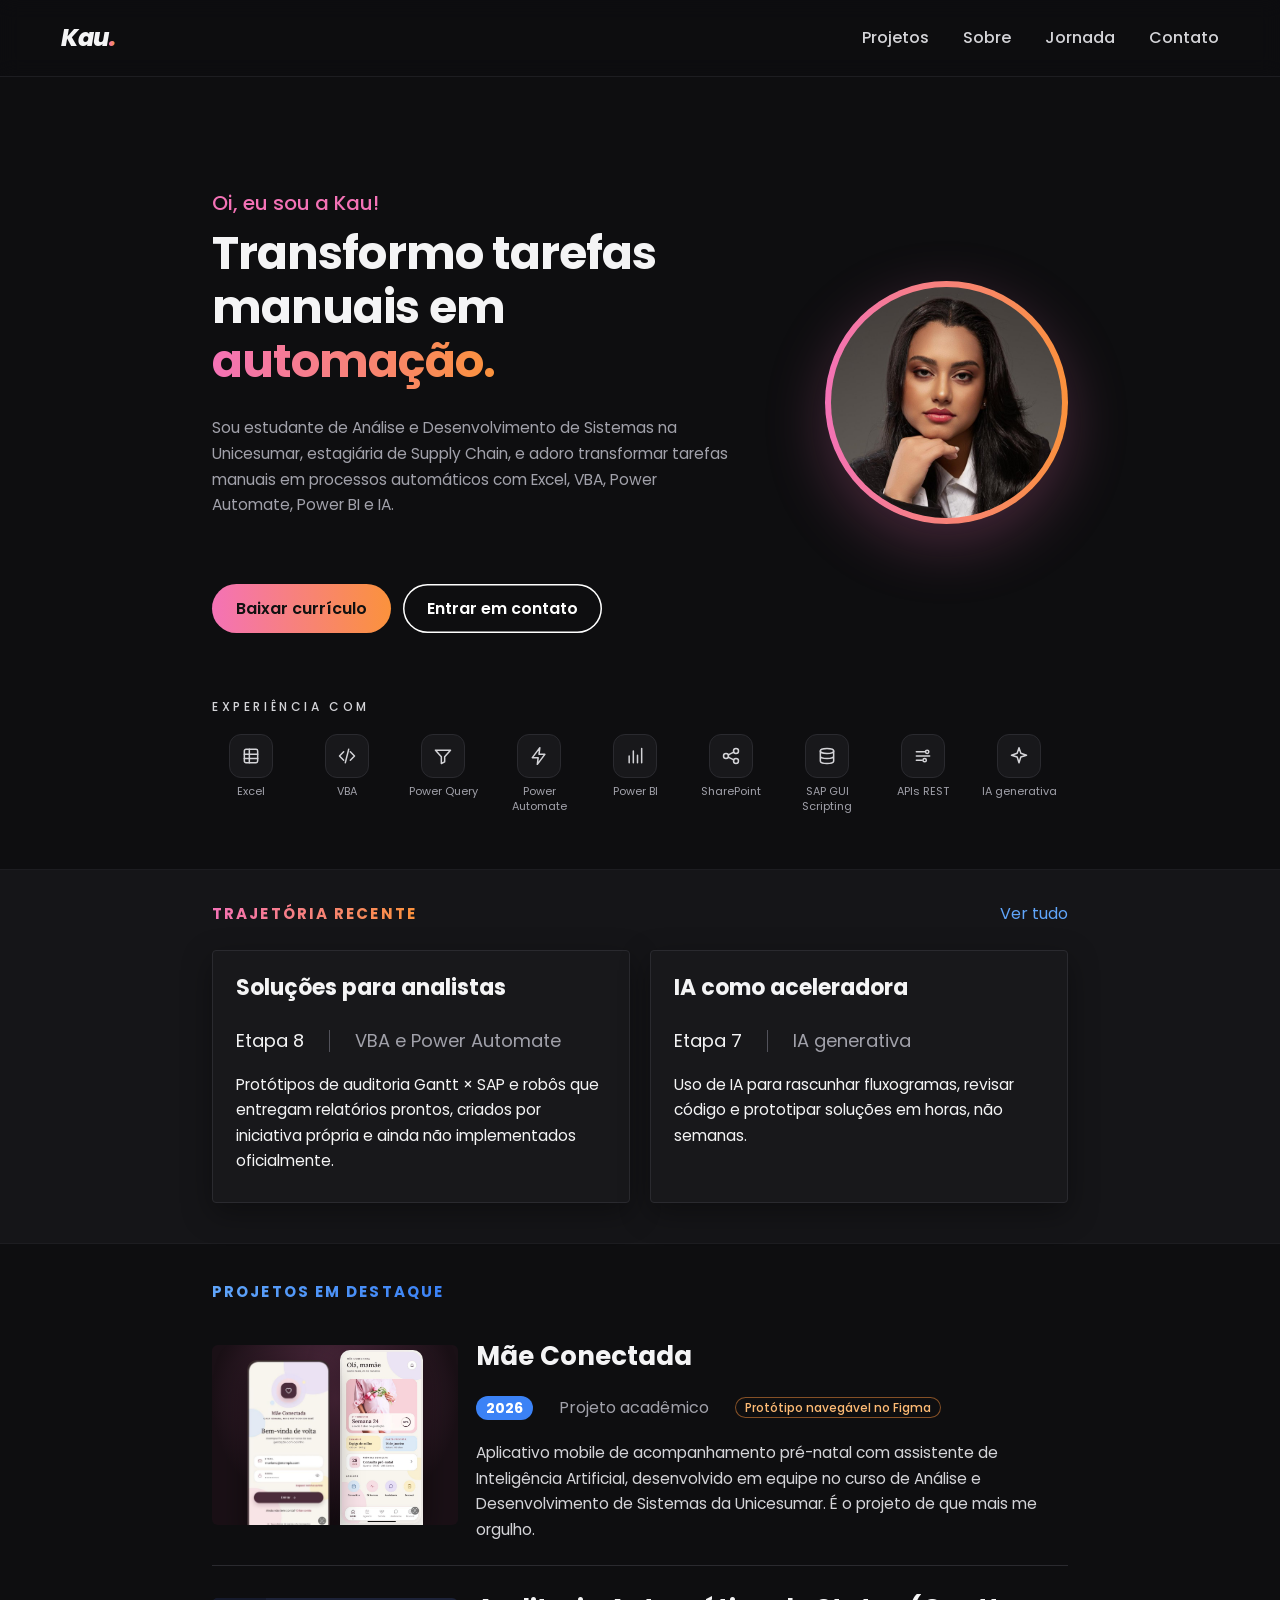
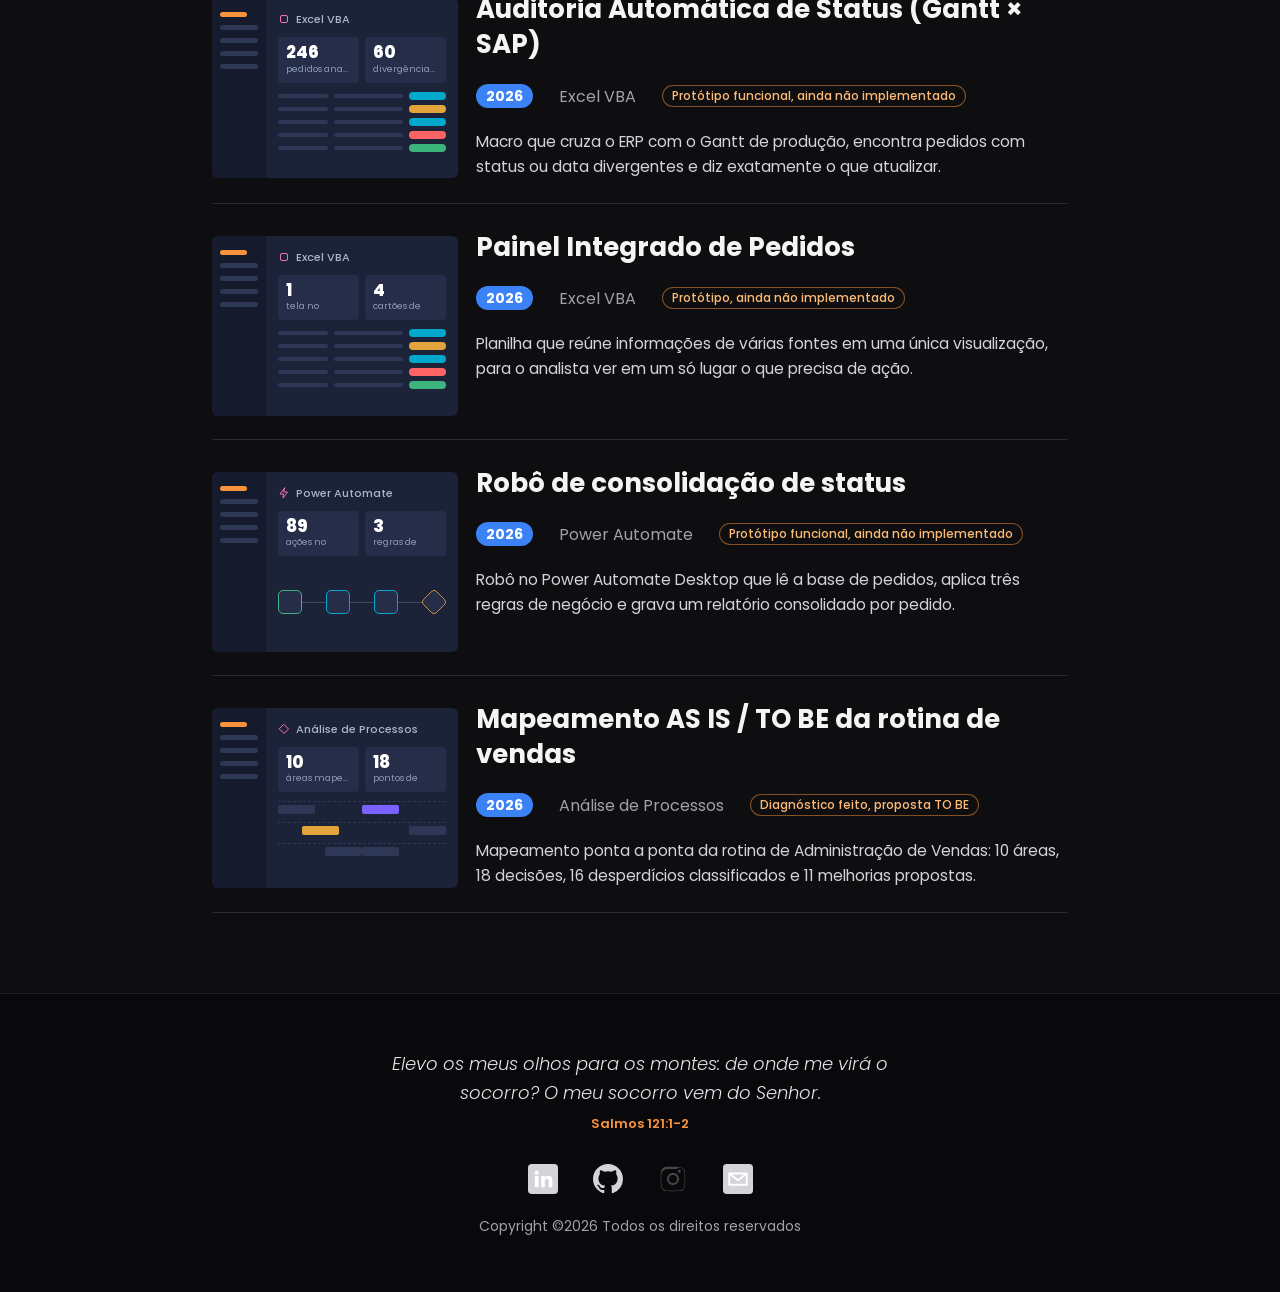
<file: index.html>
<!DOCTYPE html>
<html lang="pt-BR">
<head>
  <meta charset="utf-8">
  <meta name="viewport" content="width=device-width, initial-scale=1">
  <title>Kauany Paula da Silva | Automação de Processos e Dados</title>
  <meta name="description" content="Portfólio de Kauany Paula da Silva: automação de processos e análise de dados com Excel VBA, Power Query, Power Automate, Power BI e SAP.">
  <meta property="og:title" content="Kauany Paula da Silva | Automação de Processos e Dados">
  <meta property="og:description" content="Transformando processos manuais em soluções inteligentes através de dados e automação.">
  <link rel="preconnect" href="https://fonts.googleapis.com">
  <link rel="preconnect" href="https://fonts.gstatic.com" crossorigin>
  <link rel="stylesheet" href="https://fonts.googleapis.com/css2?family=Poppins:ital,wght@0,300;0,400;0,500;0,600;0,700;0,800;1,300;1,400&display=swap">
  <link rel="stylesheet" href="css/style.css">
</head>
<body data-page="home">
  <a class="skip-link" href="#main">Pular para o conteúdo</a>
  <div data-header></div>
  <main id="main"><noscript><p class="container">Ative o JavaScript para ver o portfólio.</p></noscript></main>
  <div data-footer></div>
  <script src="js/data.js"></script>
  <script src="js/flow.js"></script>
  <script src="js/app.js"></script>
</body>
</html>
</file>
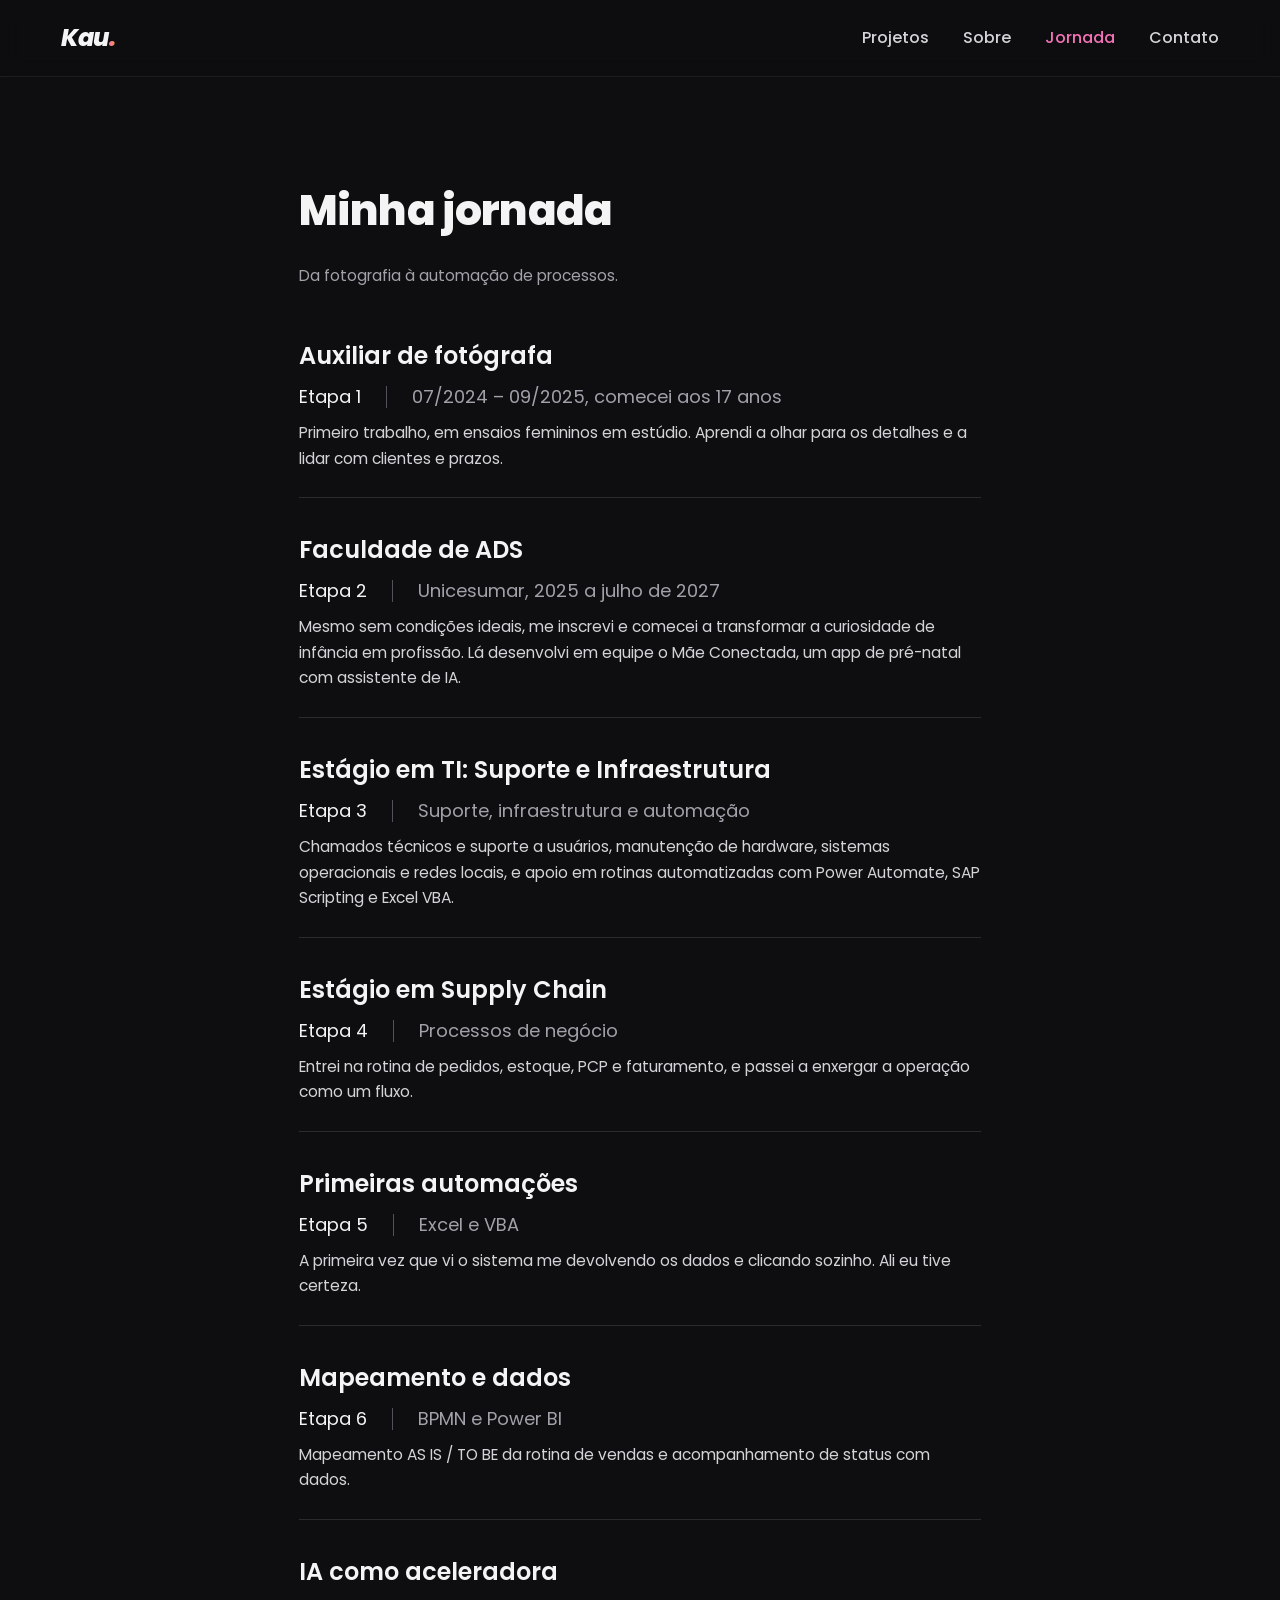
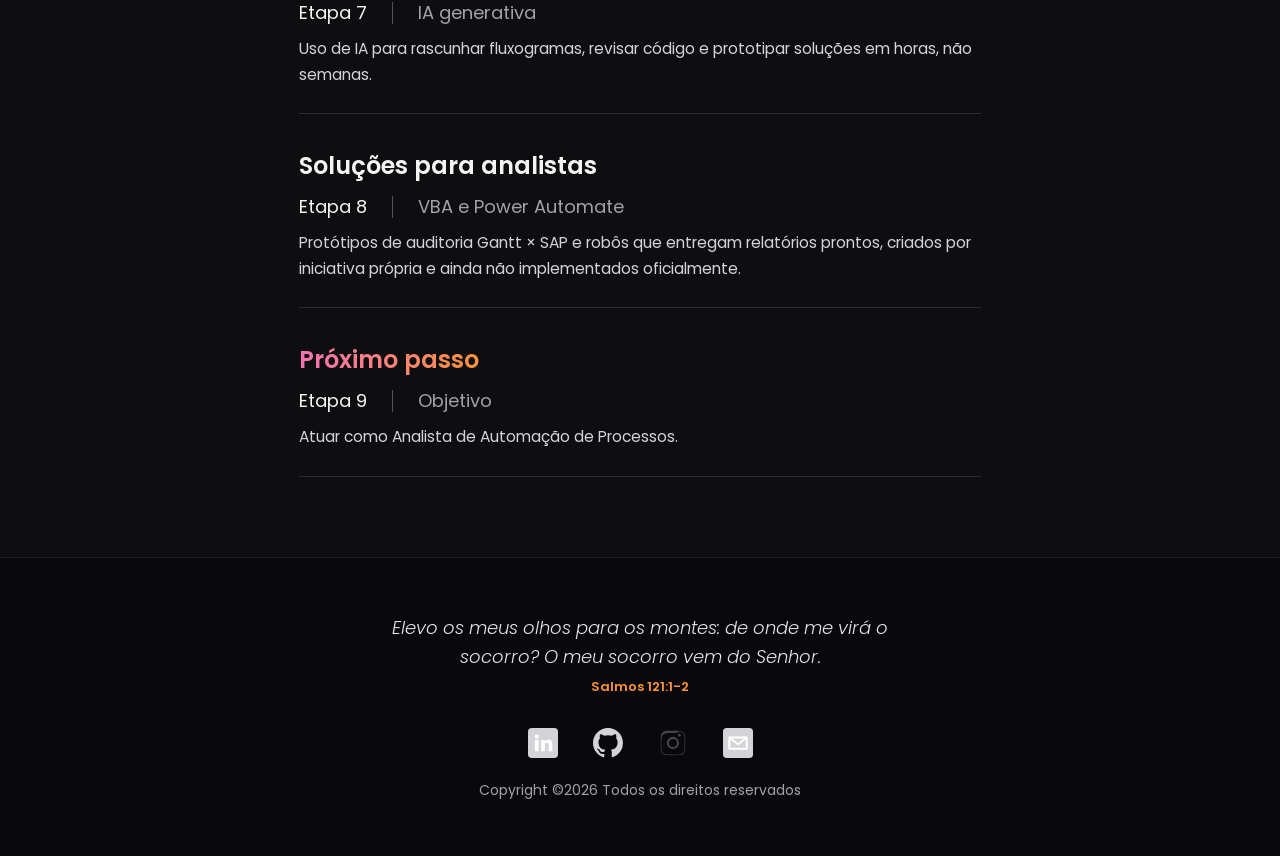
<file: jornada.html>
<!DOCTYPE html>
<html lang="pt-BR">
<head>
  <meta charset="utf-8">
  <meta name="viewport" content="width=device-width, initial-scale=1">
  <title>Minha jornada | Kauany Paula da Silva</title>
  <meta name="description" content="Portfólio de Kauany Paula da Silva: automação de processos e análise de dados com Excel VBA, Power Query, Power Automate, Power BI e SAP.">
  <meta property="og:title" content="Minha jornada | Kauany Paula da Silva">
  <meta property="og:description" content="Transformando processos manuais em soluções inteligentes através de dados e automação.">
  <link rel="preconnect" href="https://fonts.googleapis.com">
  <link rel="preconnect" href="https://fonts.gstatic.com" crossorigin>
  <link rel="stylesheet" href="https://fonts.googleapis.com/css2?family=Poppins:ital,wght@0,300;0,400;0,500;0,600;0,700;0,800;1,300;1,400&display=swap">
  <link rel="stylesheet" href="css/style.css">
</head>
<body data-page="jornada">
  <a class="skip-link" href="#main">Pular para o conteúdo</a>
  <div data-header></div>
  <main id="main"><noscript><p class="container">Ative o JavaScript para ver o portfólio.</p></noscript></main>
  <div data-footer></div>
  <script src="js/data.js"></script>
  <script src="js/flow.js"></script>
  <script src="js/app.js"></script>
</body>
</html>
</file>
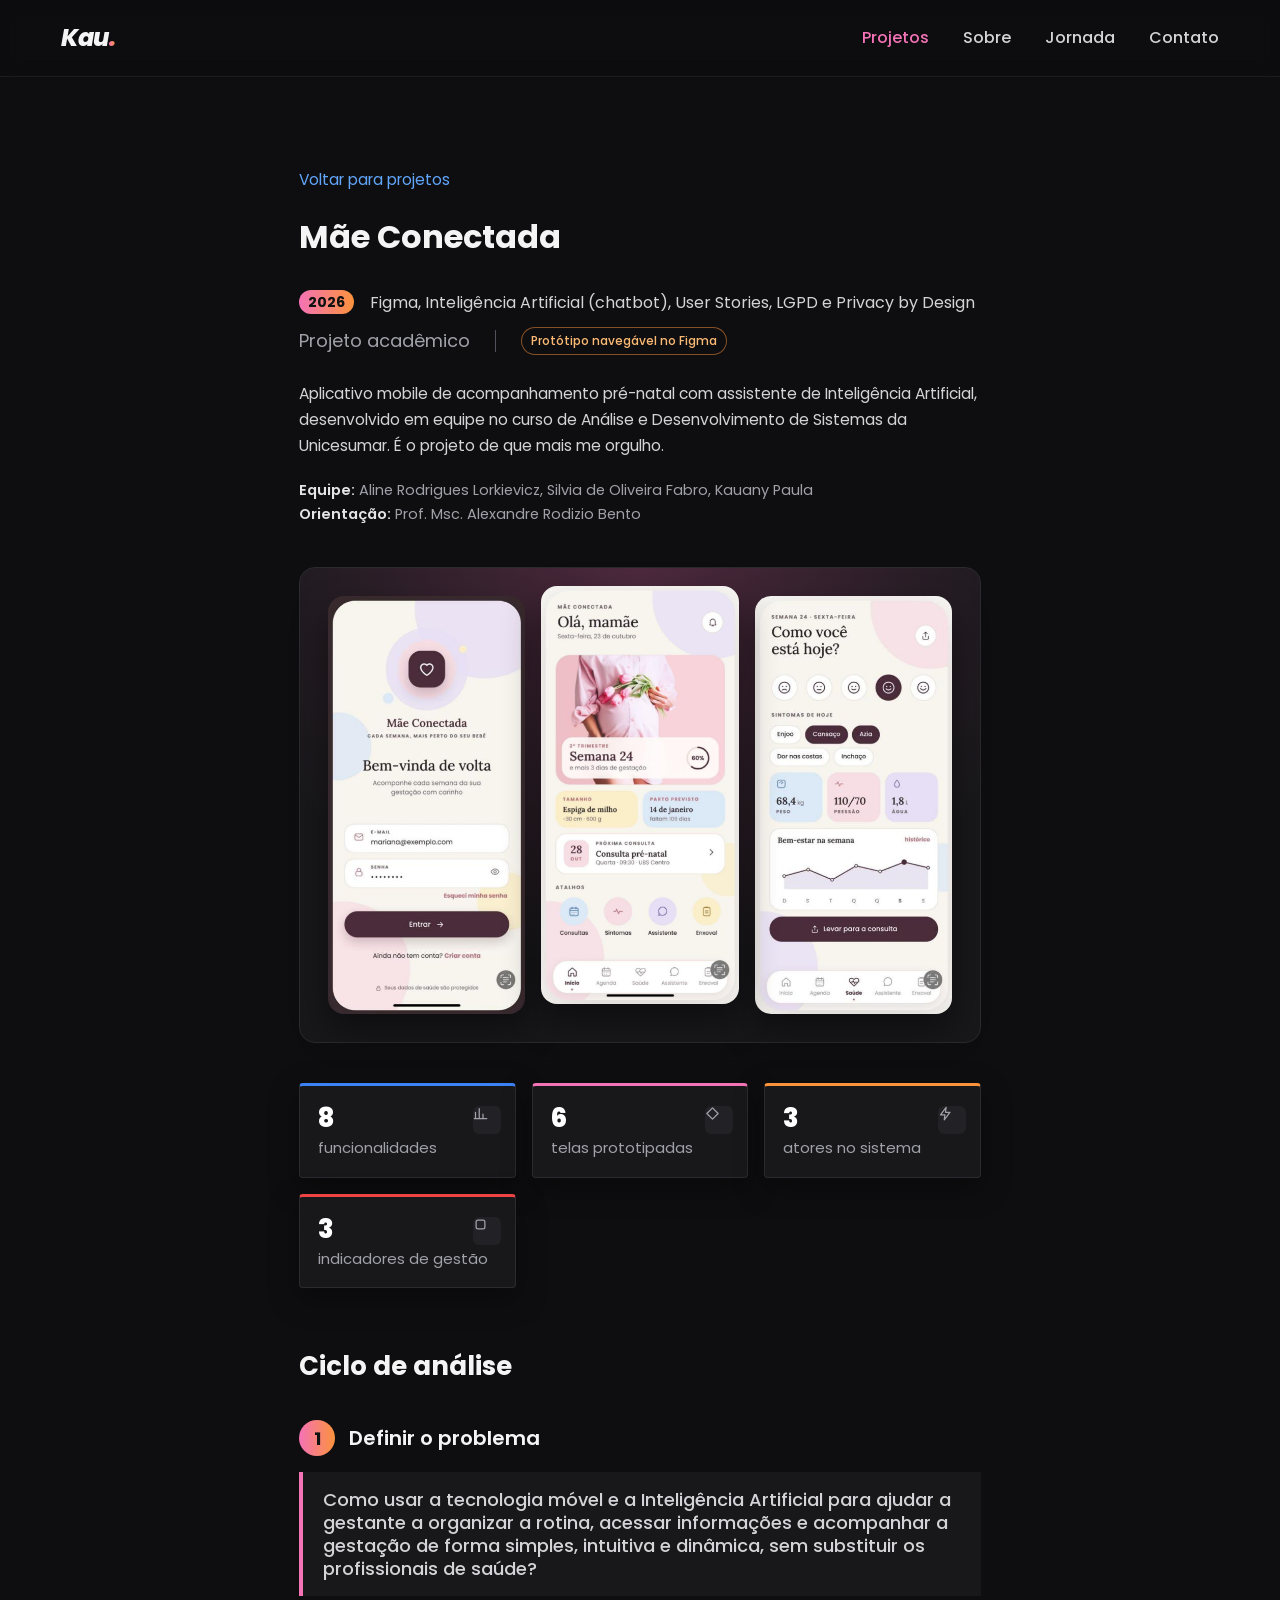
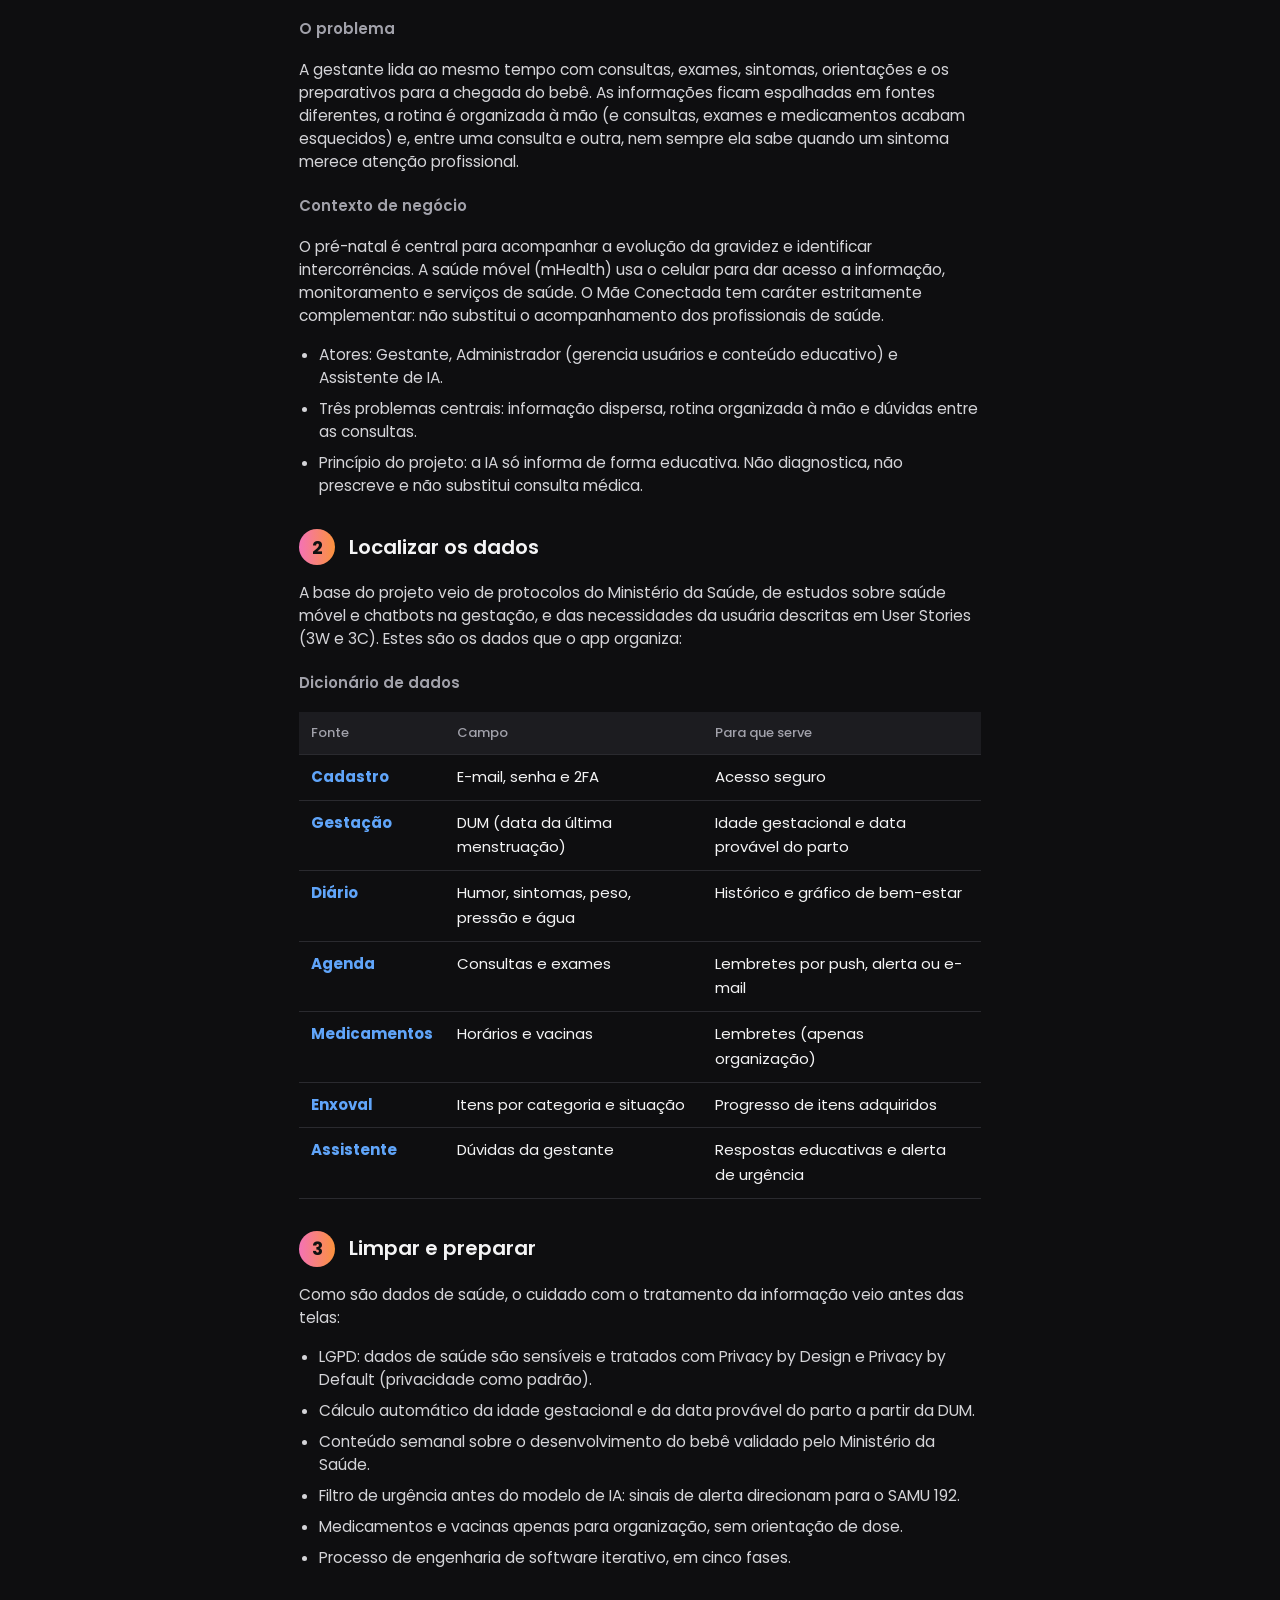
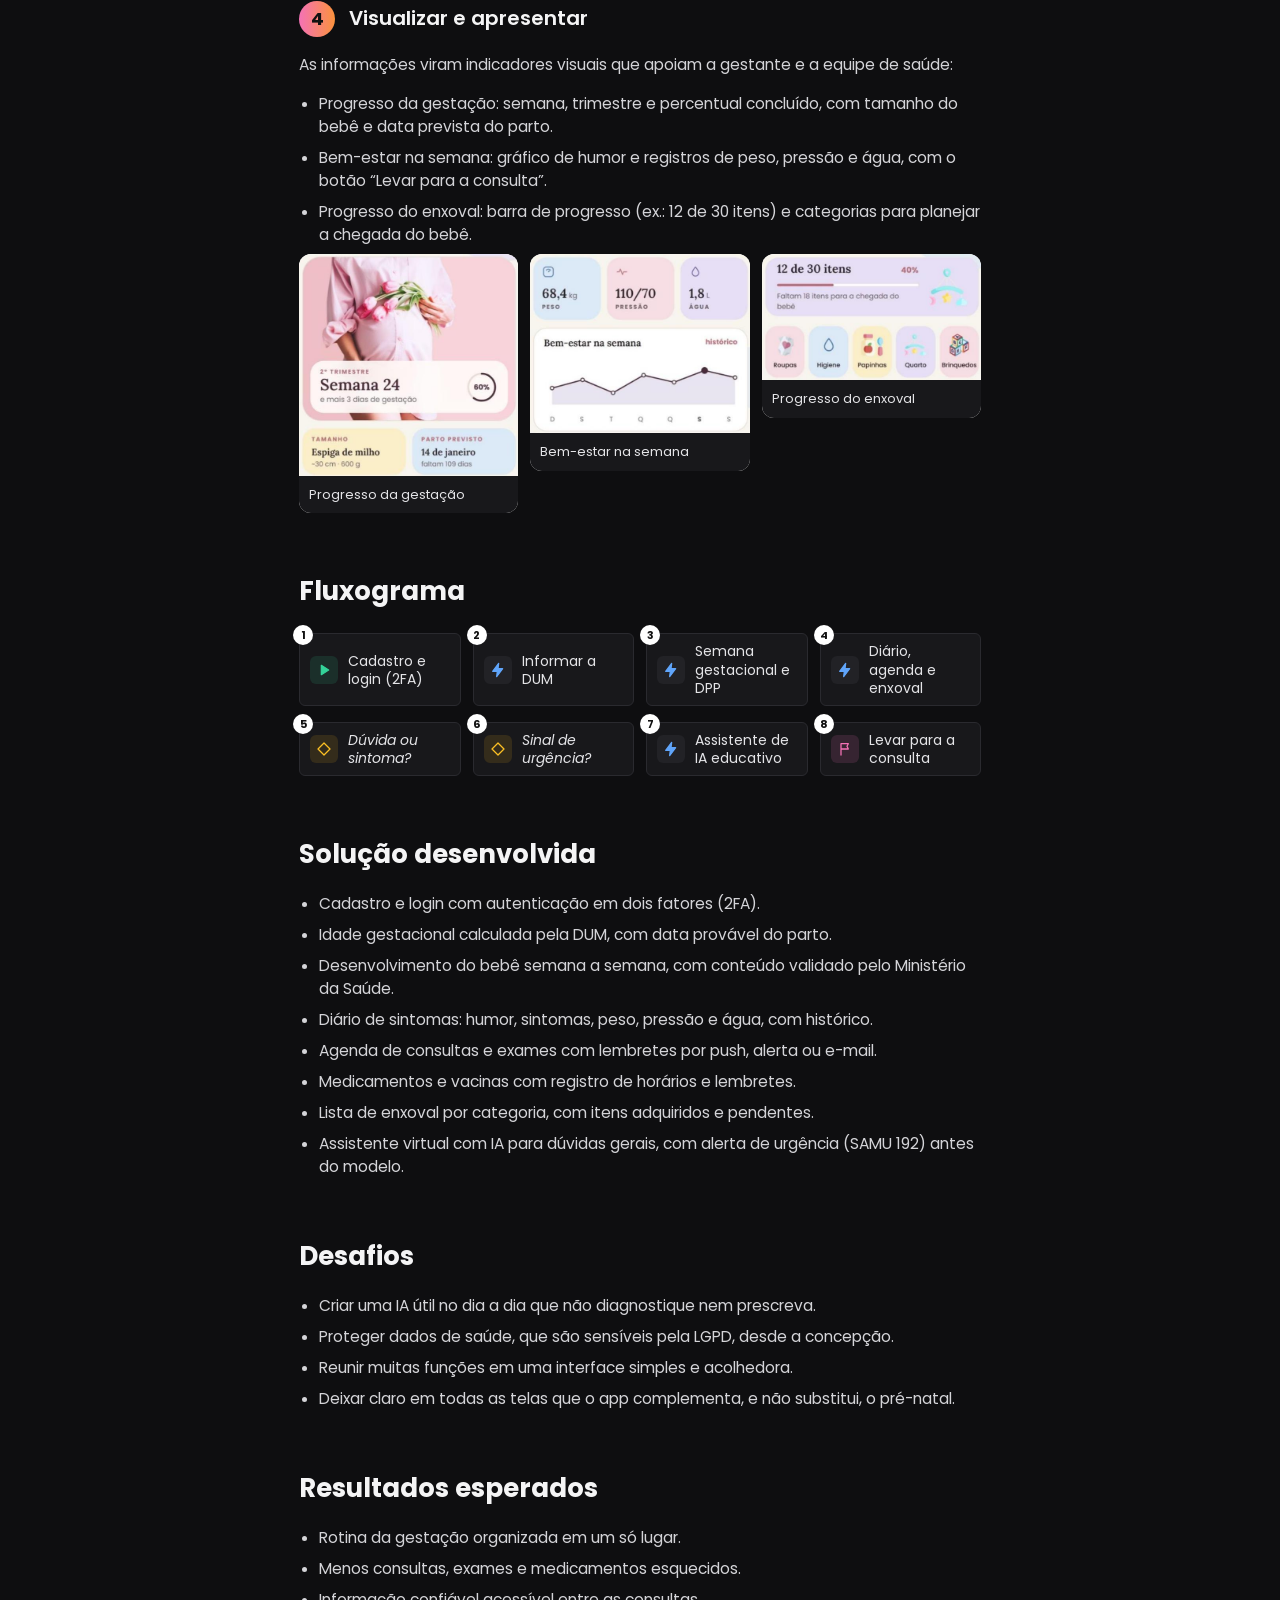
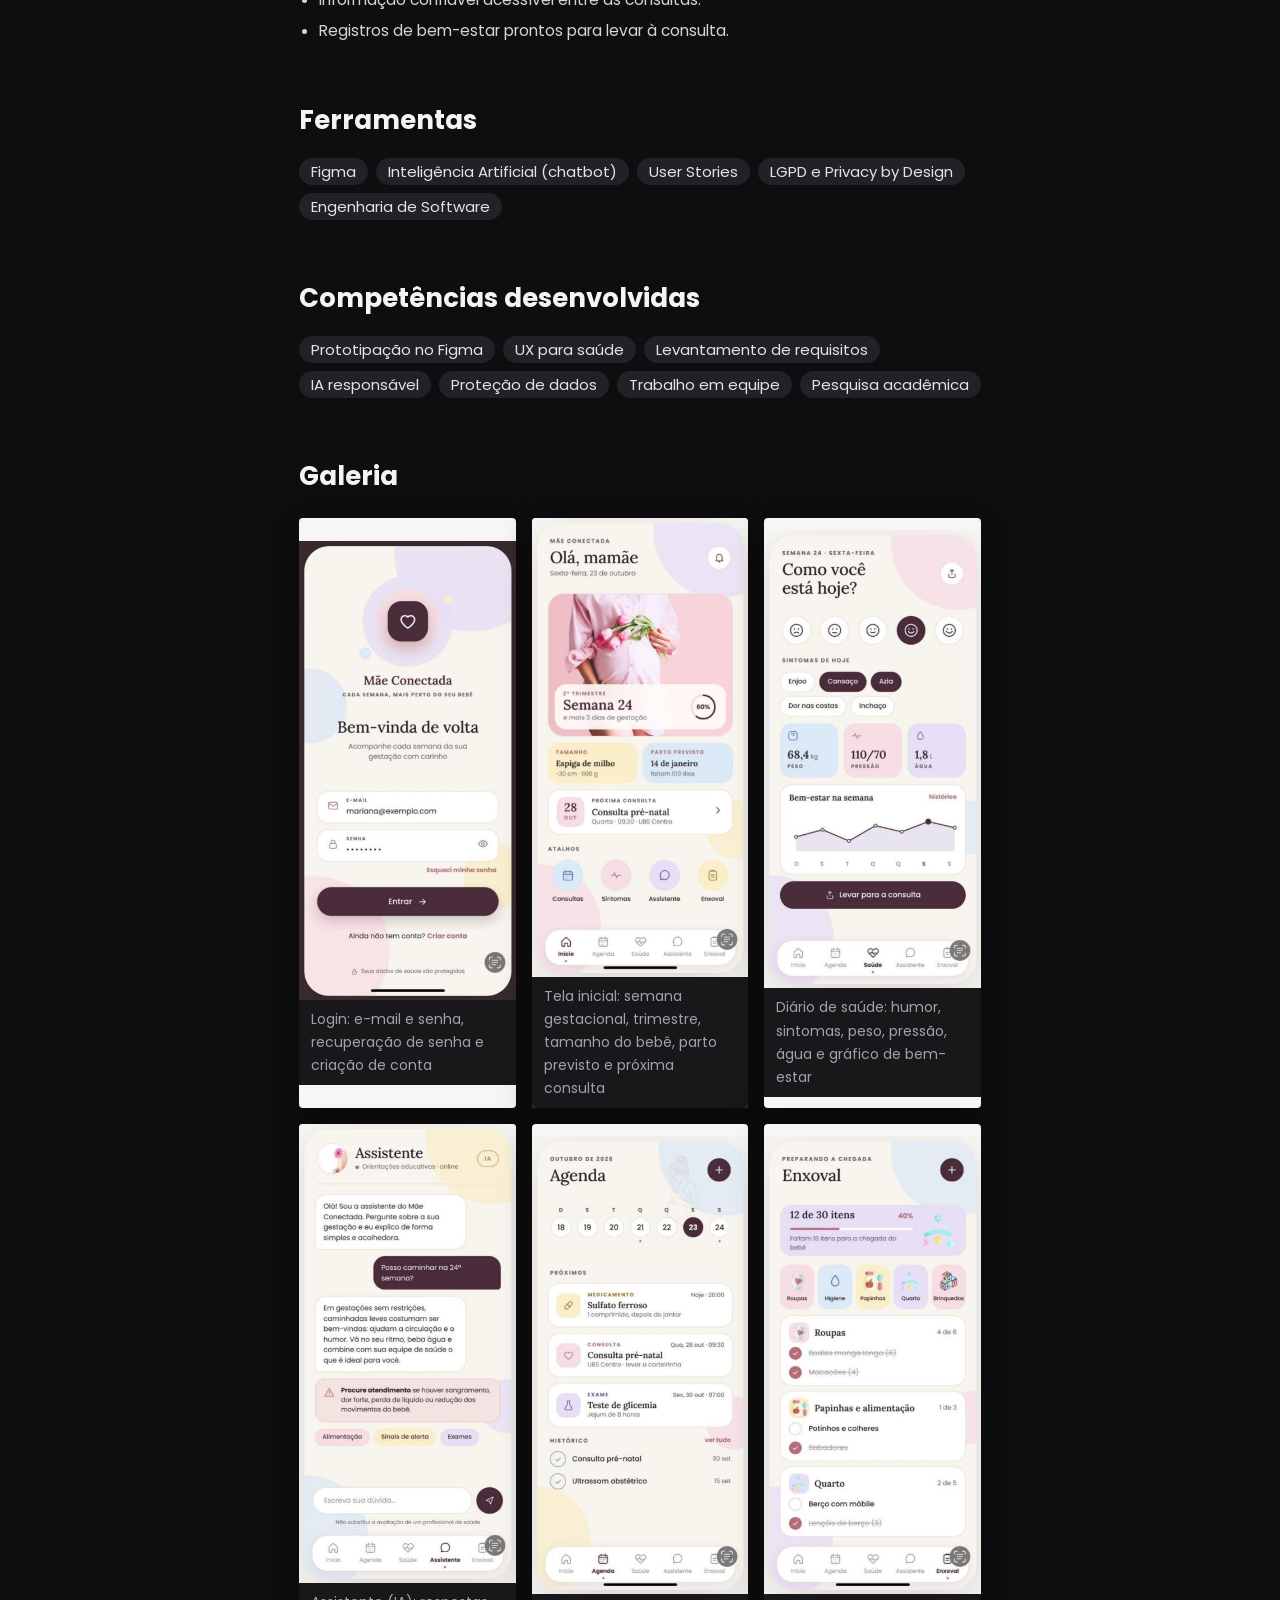
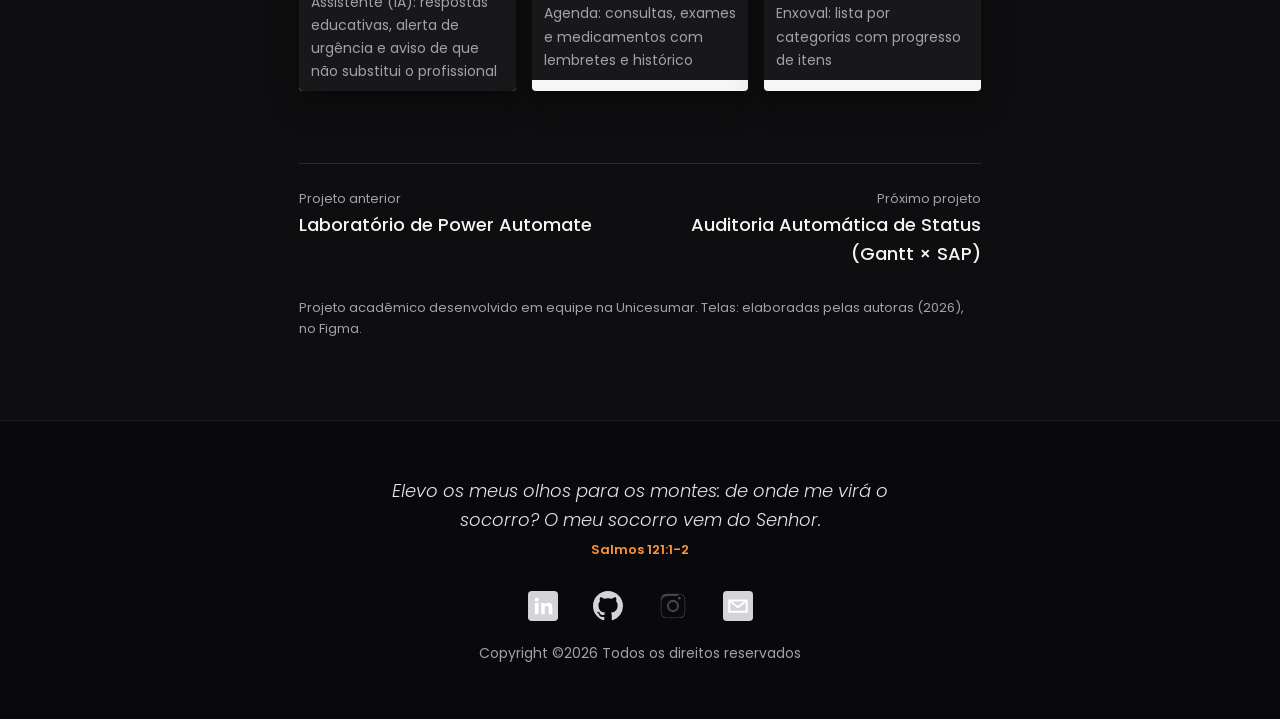
<file: projeto.html>
<!DOCTYPE html>
<html lang="pt-BR">
<head>
  <meta charset="utf-8">
  <meta name="viewport" content="width=device-width, initial-scale=1">
  <title>Projeto | Kauany Paula da Silva</title>
  <meta name="description" content="Portfólio de Kauany Paula da Silva: automação de processos e análise de dados com Excel VBA, Power Query, Power Automate, Power BI e SAP.">
  <meta property="og:title" content="Projeto | Kauany Paula da Silva">
  <meta property="og:description" content="Transformando processos manuais em soluções inteligentes através de dados e automação.">
  <link rel="preconnect" href="https://fonts.googleapis.com">
  <link rel="preconnect" href="https://fonts.gstatic.com" crossorigin>
  <link rel="stylesheet" href="https://fonts.googleapis.com/css2?family=Poppins:ital,wght@0,300;0,400;0,500;0,600;0,700;0,800;1,300;1,400&display=swap">
  <link rel="stylesheet" href="css/style.css">
</head>
<body data-page="projeto">
  <a class="skip-link" href="#main">Pular para o conteúdo</a>
  <div data-header></div>
  <main id="main"><noscript><p class="container">Ative o JavaScript para ver o portfólio.</p></noscript></main>
  <div data-footer></div>
  <script src="js/data.js"></script>
  <script src="js/flow.js"></script>
  <script src="js/app.js"></script>
</body>
</html>
</file>
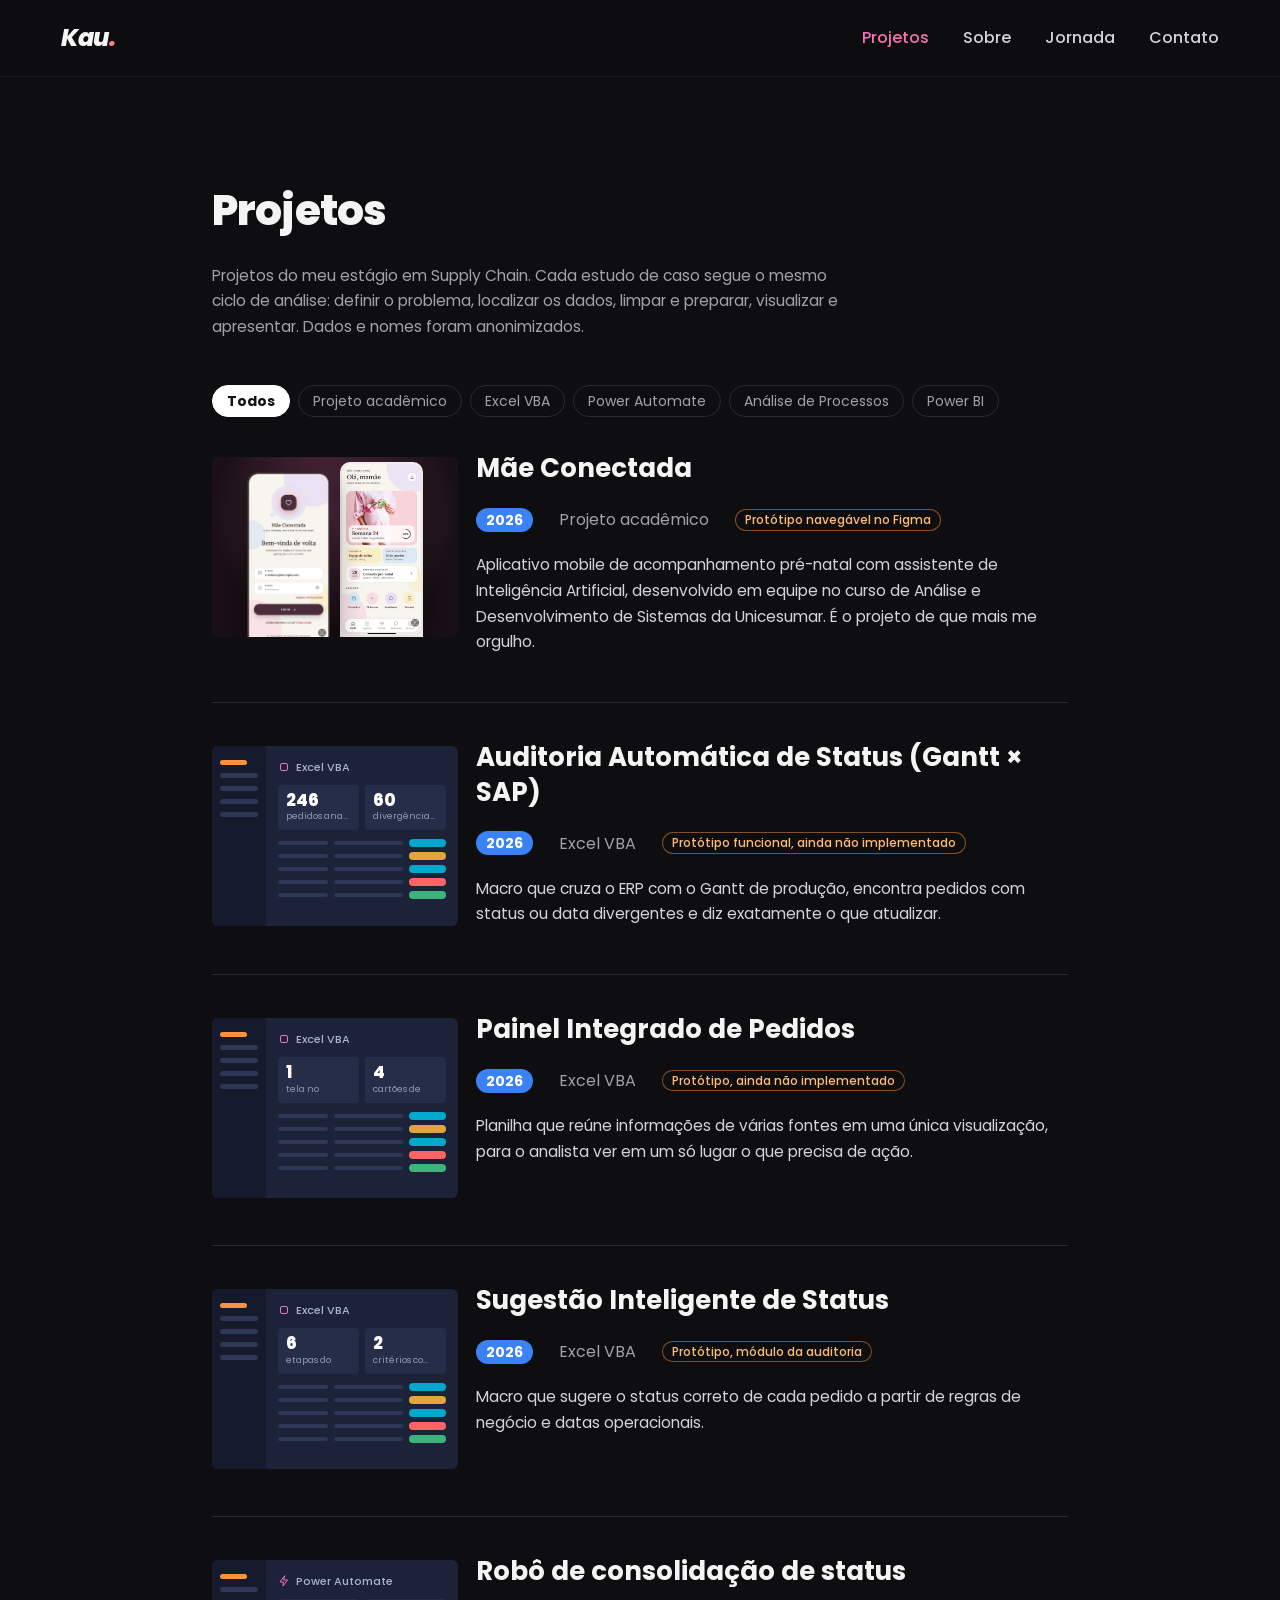
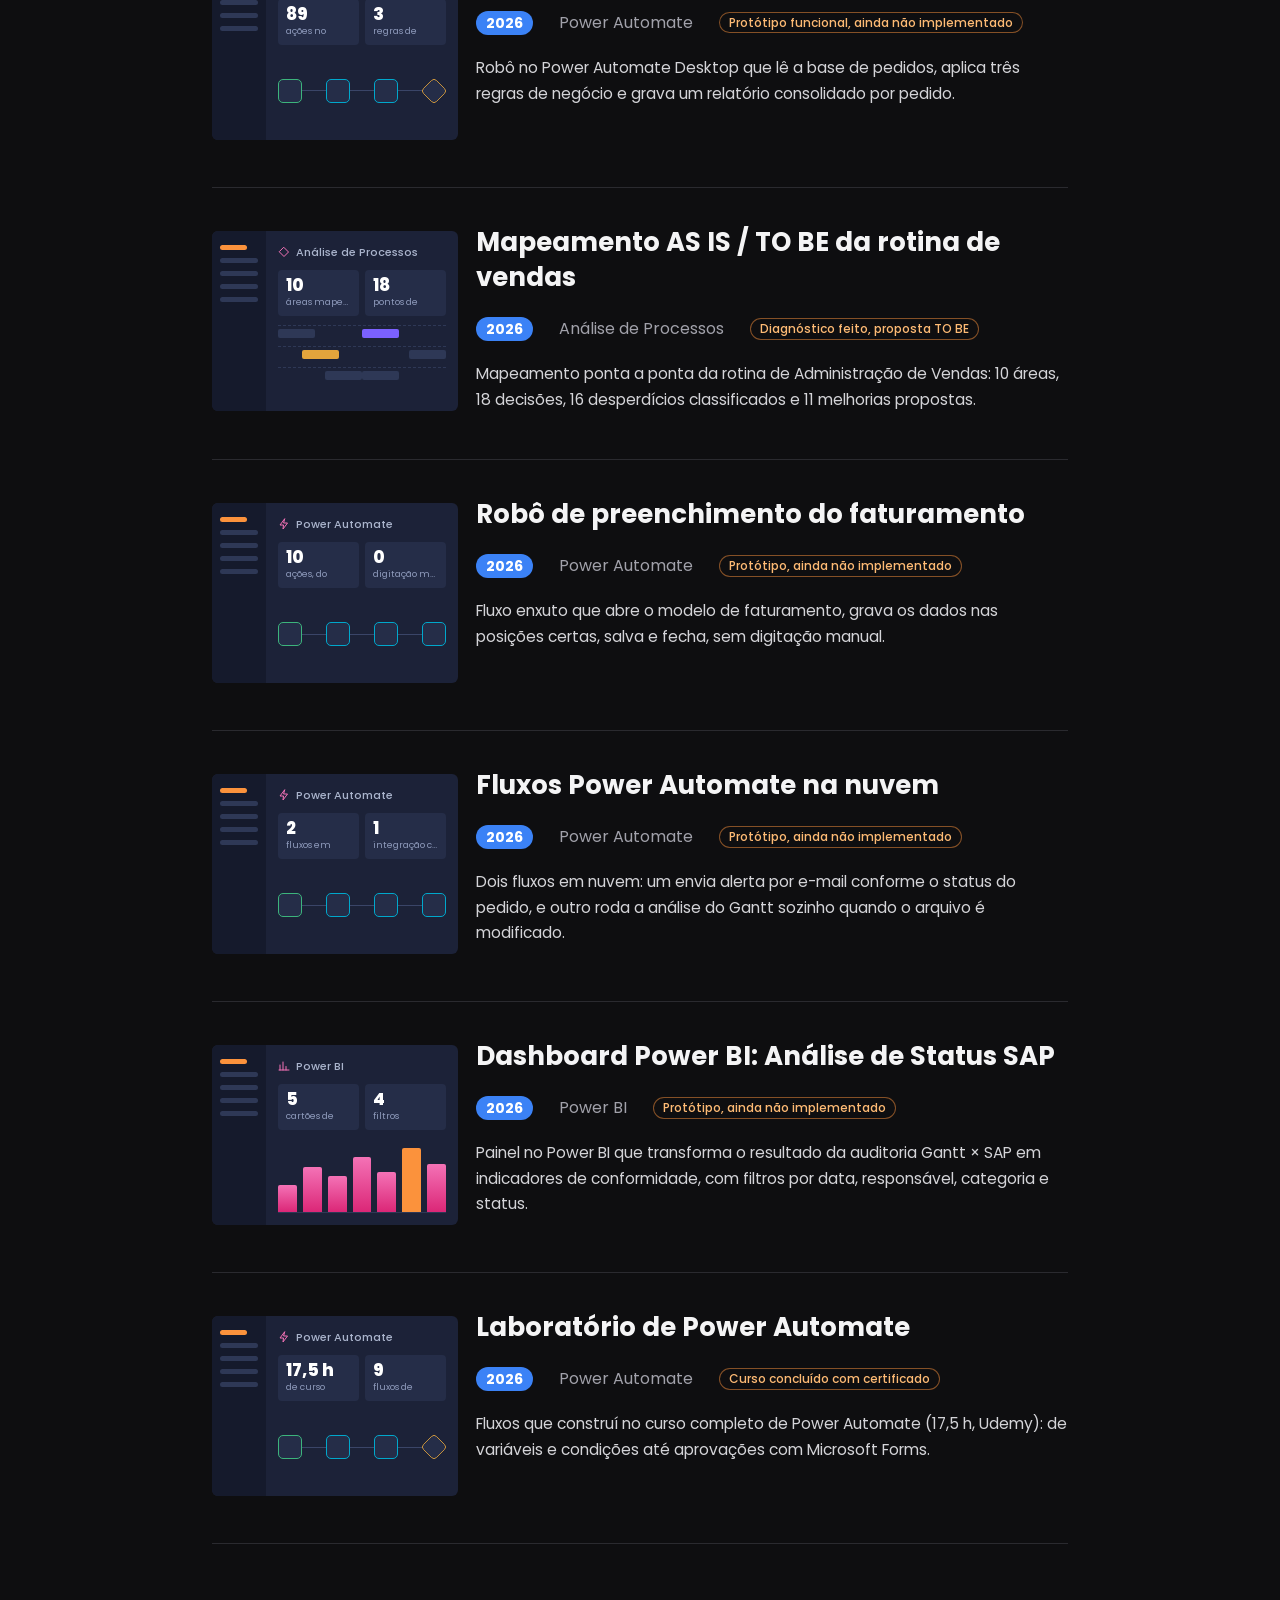
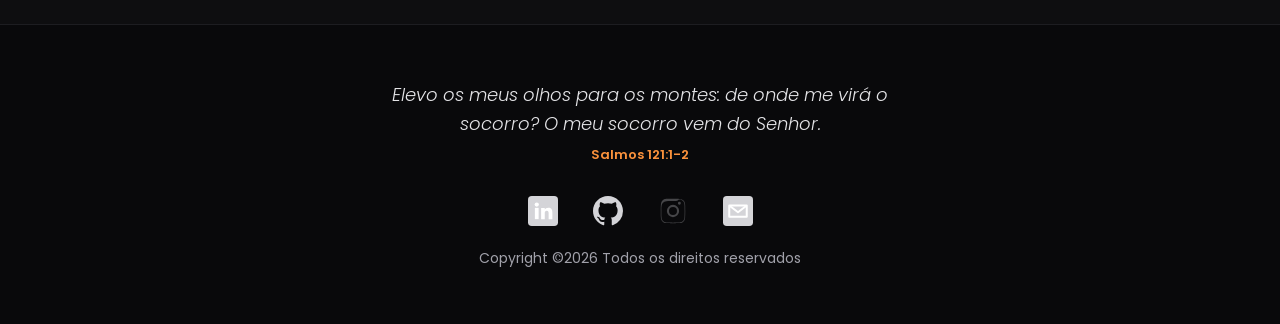
<file: projetos.html>
<!DOCTYPE html>
<html lang="pt-BR">
<head>
  <meta charset="utf-8">
  <meta name="viewport" content="width=device-width, initial-scale=1">
  <title>Projetos | Kauany Paula da Silva</title>
  <meta name="description" content="Portfólio de Kauany Paula da Silva: automação de processos e análise de dados com Excel VBA, Power Query, Power Automate, Power BI e SAP.">
  <meta property="og:title" content="Projetos | Kauany Paula da Silva">
  <meta property="og:description" content="Transformando processos manuais em soluções inteligentes através de dados e automação.">
  <link rel="preconnect" href="https://fonts.googleapis.com">
  <link rel="preconnect" href="https://fonts.gstatic.com" crossorigin>
  <link rel="stylesheet" href="https://fonts.googleapis.com/css2?family=Poppins:ital,wght@0,300;0,400;0,500;0,600;0,700;0,800;1,300;1,400&display=swap">
  <link rel="stylesheet" href="css/style.css">
</head>
<body data-page="projetos">
  <a class="skip-link" href="#main">Pular para o conteúdo</a>
  <div data-header></div>
  <main id="main"><noscript><p class="container">Ative o JavaScript para ver o portfólio.</p></noscript></main>
  <div data-footer></div>
  <script src="js/data.js"></script>
  <script src="js/flow.js"></script>
  <script src="js/app.js"></script>
</body>
</html>
</file>
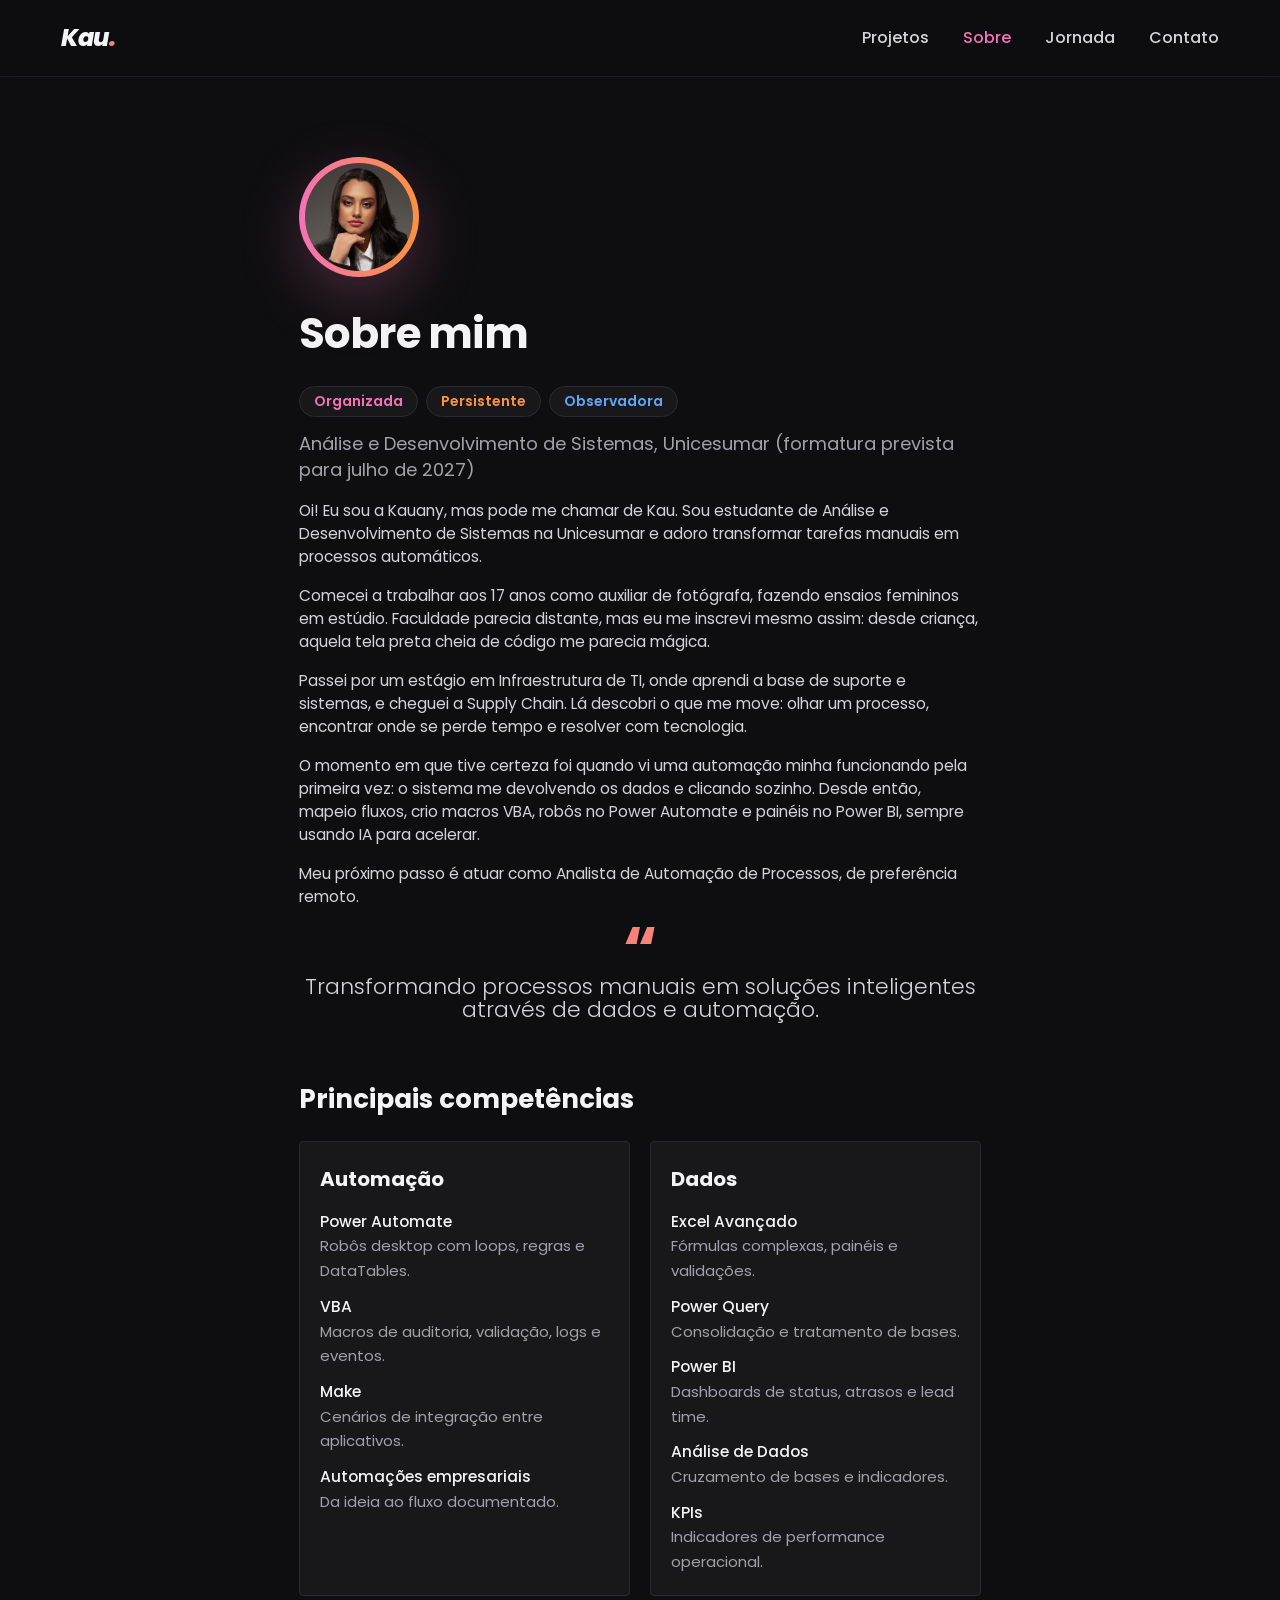
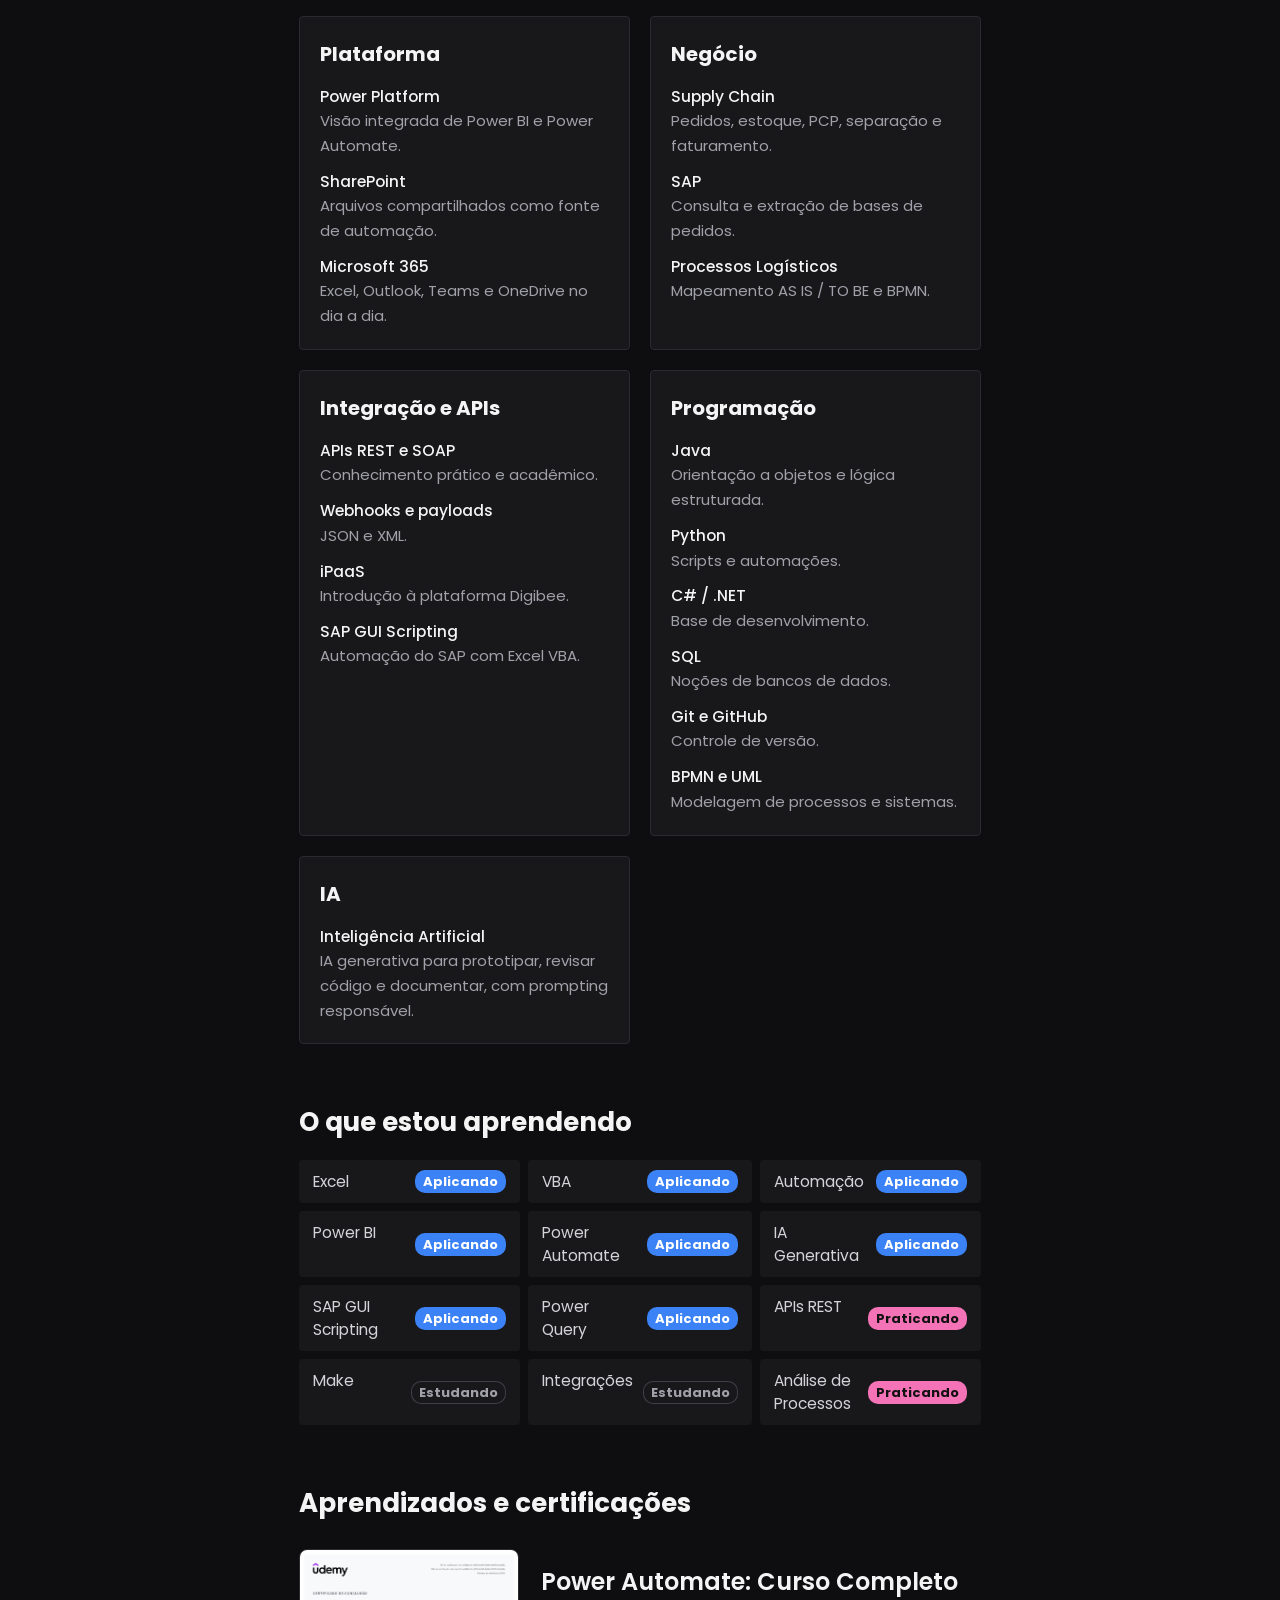
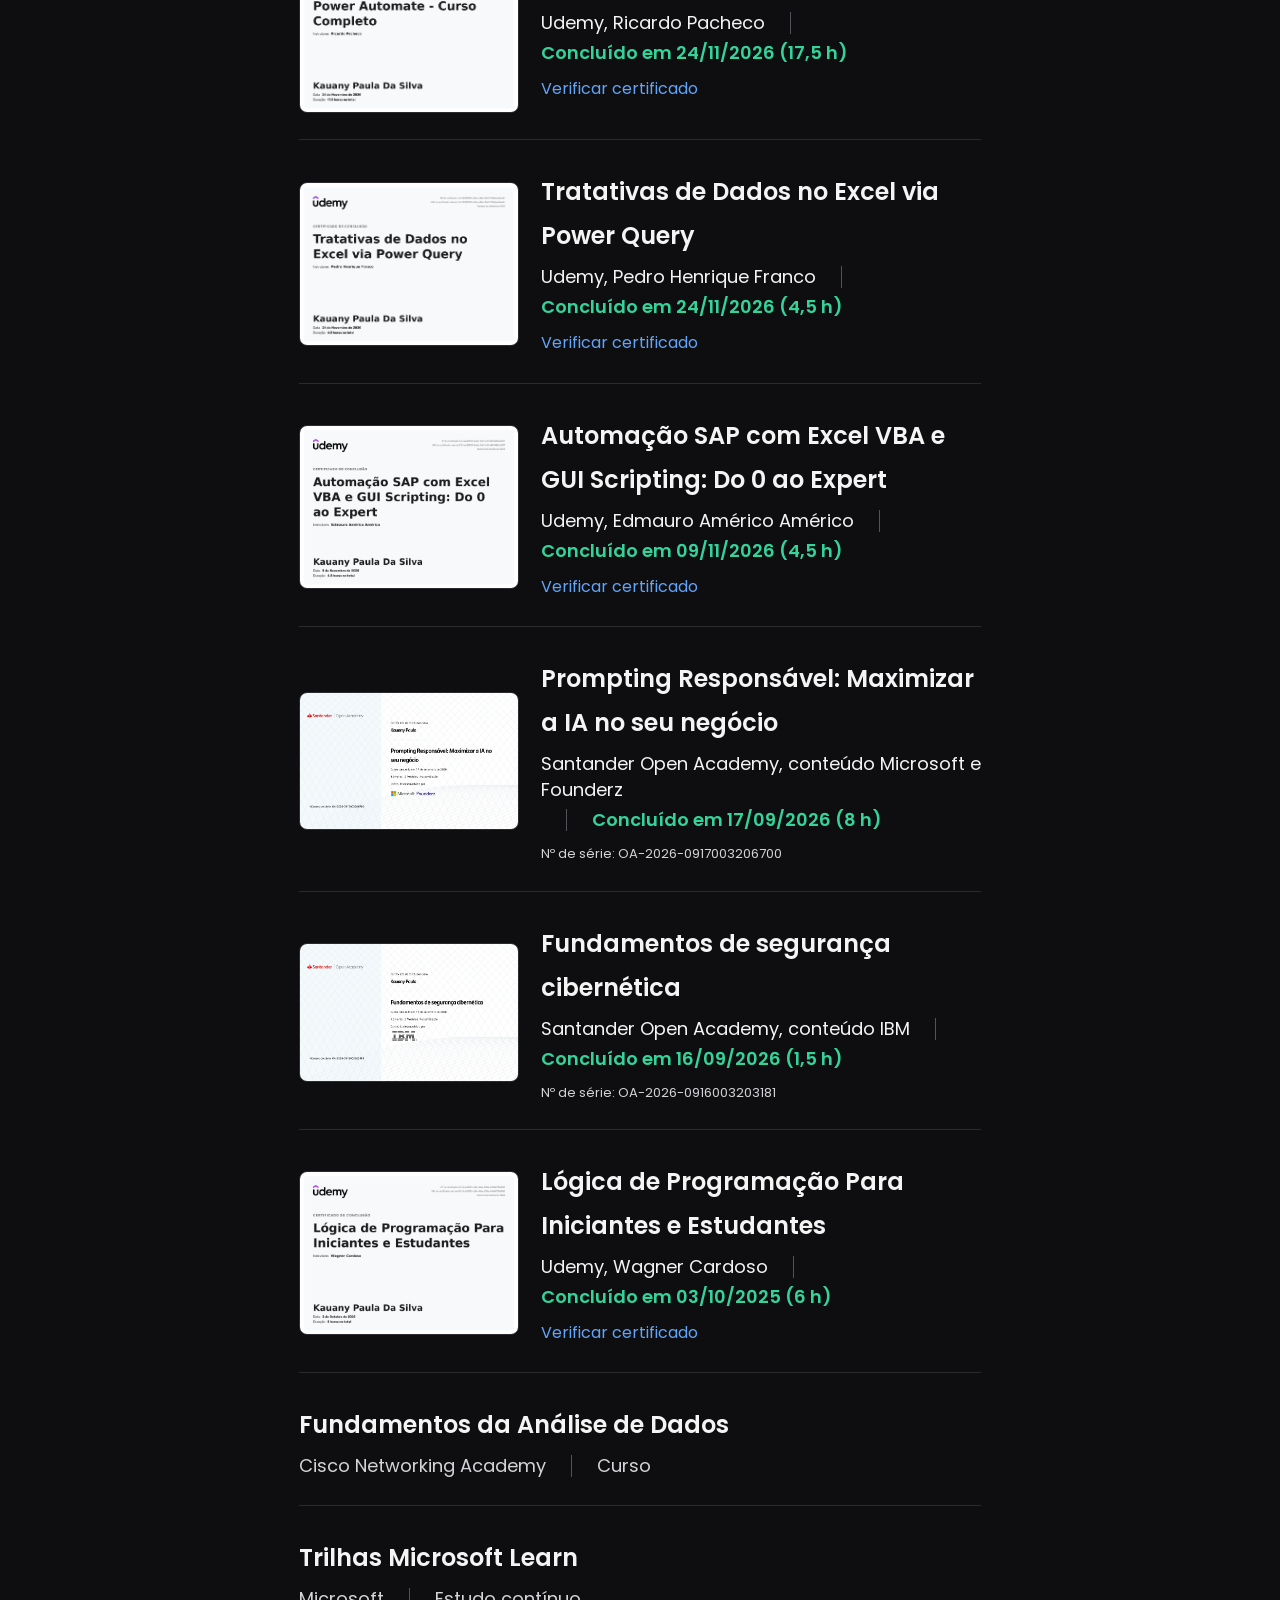
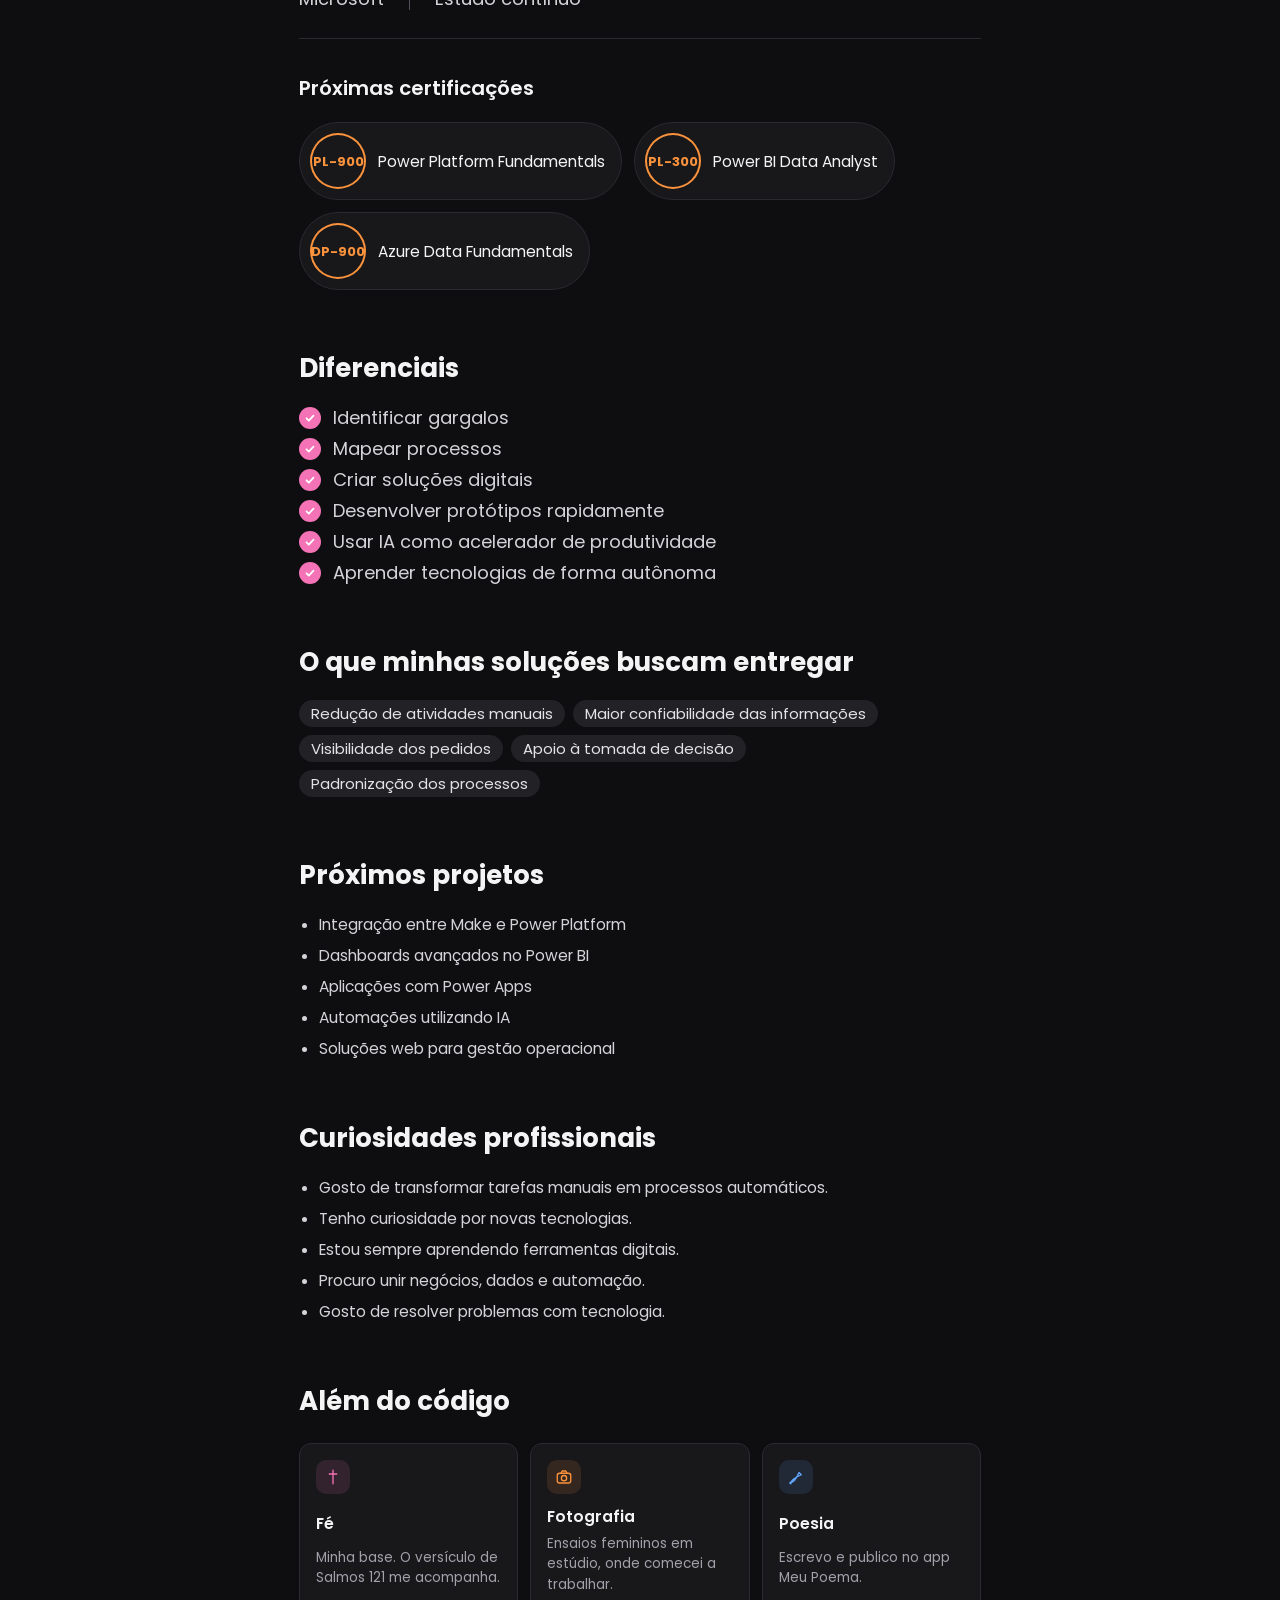
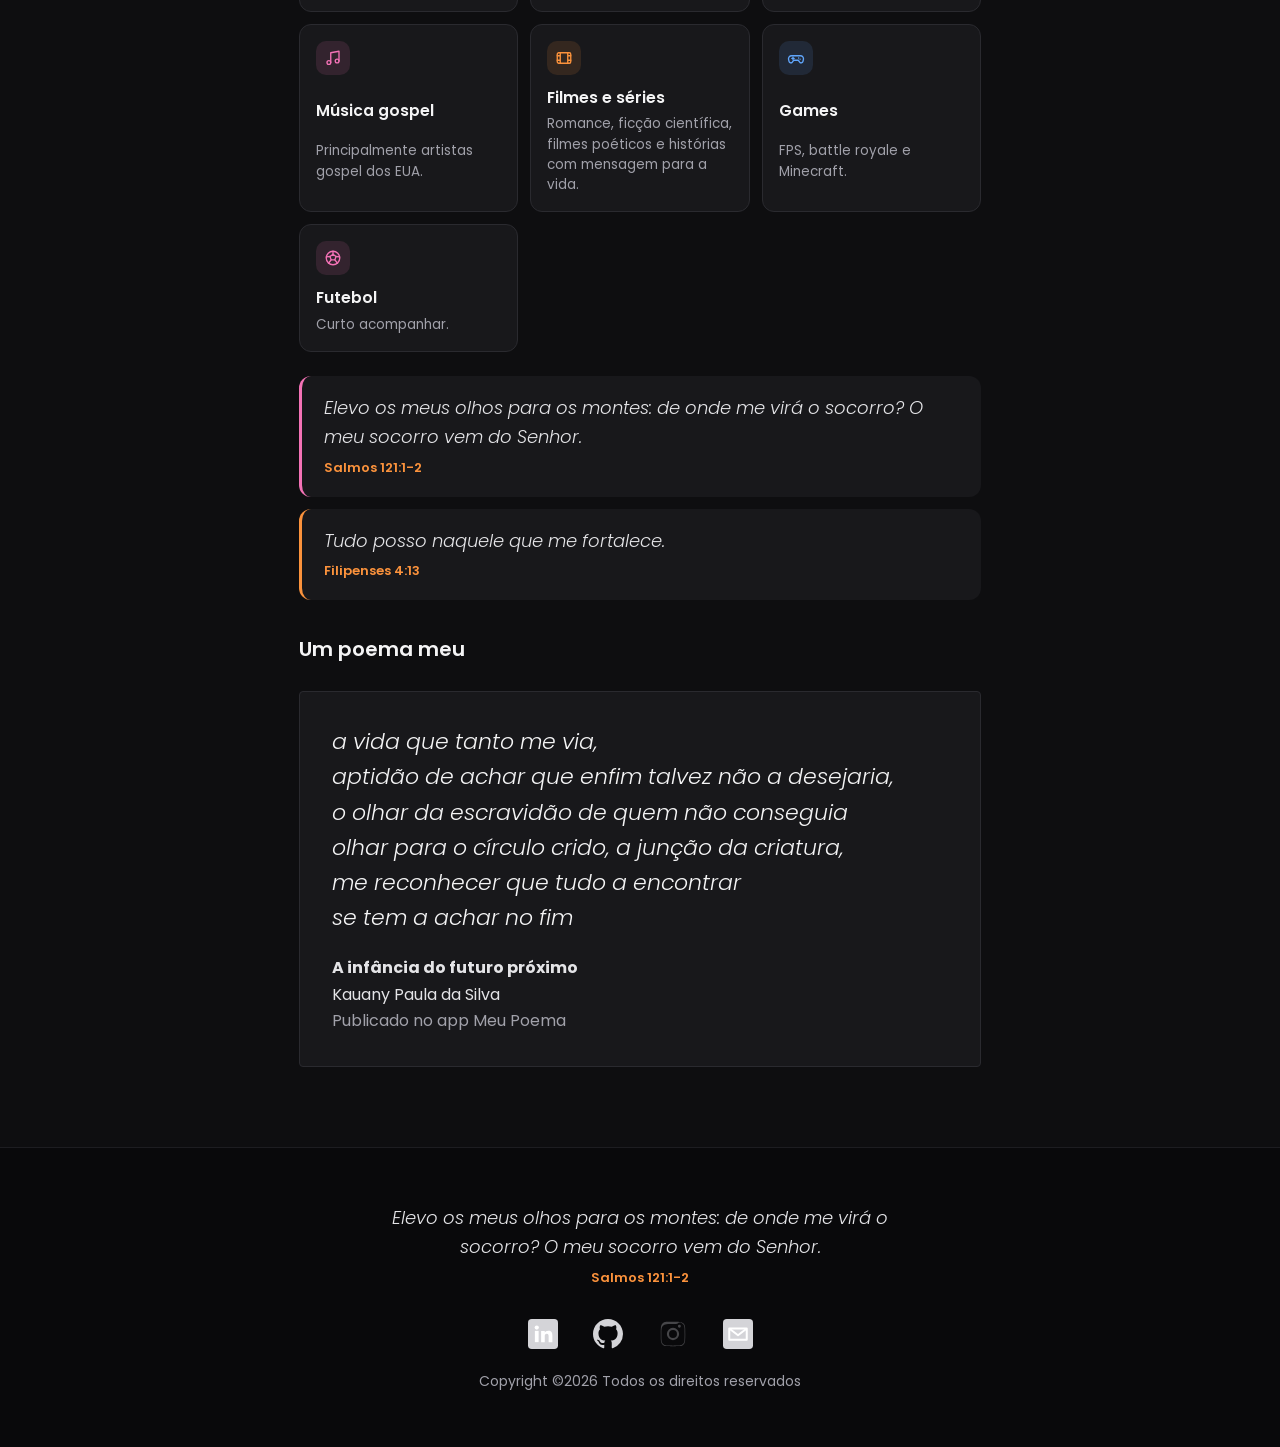
<file: sobre.html>
<!DOCTYPE html>
<html lang="pt-BR">
<head>
  <meta charset="utf-8">
  <meta name="viewport" content="width=device-width, initial-scale=1">
  <title>Sobre mim | Kauany Paula da Silva</title>
  <meta name="description" content="Portfólio de Kauany Paula da Silva: automação de processos e análise de dados com Excel VBA, Power Query, Power Automate, Power BI e SAP.">
  <meta property="og:title" content="Sobre mim | Kauany Paula da Silva">
  <meta property="og:description" content="Transformando processos manuais em soluções inteligentes através de dados e automação.">
  <link rel="preconnect" href="https://fonts.googleapis.com">
  <link rel="preconnect" href="https://fonts.gstatic.com" crossorigin>
  <link rel="stylesheet" href="https://fonts.googleapis.com/css2?family=Poppins:ital,wght@0,300;0,400;0,500;0,600;0,700;0,800;1,300;1,400&display=swap">
  <link rel="stylesheet" href="css/style.css">
</head>
<body data-page="sobre">
  <a class="skip-link" href="#main">Pular para o conteúdo</a>
  <div data-header></div>
  <main id="main"><noscript><p class="container">Ative o JavaScript para ver o portfólio.</p></noscript></main>
  <div data-footer></div>
  <script src="js/data.js"></script>
  <script src="js/flow.js"></script>
  <script src="js/app.js"></script>
</body>
</html>
</file>
<file: css/style.css>
/* =========================================================================
   Portfólio Kauany Paula da Silva
   Baseado no template "Portfolio UI - Web & Mobile" (Figma Community):
   desktop 1152px, mobile 375px, Heebo, coral + azul-marinho.
   ========================================================================= */
:root {
  --c-text: #21243d;
  --c-accent: #ff6464;
  --c-accent-soft: #ff7c7c;
  --c-badge: #142850;
  --c-muted: #8695a4;
  --c-link: #00a8cc;
  --c-tint: #edf7fa;
  --c-rule: #e0e0e0;
  --c-white: #ffffff;
  --c-amber: #b7791f;
  --c-green: #1f8a5b;
  --shadow-card: 0 4px 10px rgba(171, 190, 209, .3);
  --font: "Heebo", system-ui, -apple-system, "Segoe UI", Roboto, sans-serif;
  --w-wide: 856px;
  --w-narrow: 682px;
  --gutter: 24px;
}

*, *::before, *::after { box-sizing: border-box; }
html { -webkit-text-size-adjust: 100%; scroll-behavior: smooth; }
body {
  margin: 0; background: var(--c-white); color: var(--c-text);
  font: 400 16px/1.5 var(--font);
  display: flex; flex-direction: column; min-height: 100vh;
}
main { flex: 1; }
h1, h2, h3, h4, p { margin: 0; }
ul, ol { margin: 0; padding: 0; }
a { color: inherit; text-decoration: none; }
img { display: block; max-width: 100%; }
button { font: inherit; color: inherit; cursor: pointer; }
:focus-visible { outline: 2px solid var(--c-link); outline-offset: 3px; }
[hidden] { display: none !important; }

.skip-link { position: absolute; left: -9999px; top: 8px; padding: 8px 12px; background: var(--c-text); color: #fff; z-index: 10; }
.skip-link:focus { left: 8px; }

.container { width: 100%; max-width: calc(var(--w-wide) + 2 * var(--gutter)); margin: 0 auto; padding: 0 var(--gutter); }
.container--narrow { max-width: calc(var(--w-narrow) + 2 * var(--gutter)); }

/* ---------- Header ---------- */
.site-header { padding: 27px 61px 0; }
.nav { display: flex; justify-content: flex-end; align-items: center; position: relative; }
.nav__brand { font-size: 20px; font-weight: 700; }
.nav__brand span { color: var(--c-accent); }
.nav__menu { display: flex; gap: 34px; list-style: none; }
.nav__menu a { font-size: 20px; font-weight: 500; line-height: 29px; transition: color .2s; }
.nav__menu a:hover, .nav__menu a[aria-current="page"] { color: var(--c-accent); }
.nav__toggle { display: none; }

/* ---------- Shared ---------- */
.button {
  display: inline-block; transition: background .2s, box-shadow .2s, transform .15s; background: var(--c-accent); color: #fff;
  font-size: 20px; font-weight: 500; line-height: 29px; padding: 9px 20px; border-radius: 2px; border: 0;
}
.button:hover { background: #f34f4f; box-shadow: 0 4px 10px rgba(255, 100, 100, .3); }
.button:active { transform: translateY(1px); }
.hero .button { margin-top: 33px; }
.button--ghost { background: transparent; color: var(--c-text); box-shadow: inset 0 0 0 1px var(--c-rule); }
.button--ghost:hover { background: var(--c-tint); }
.button.is-pending { cursor: help; }

.section-title { font-size: 22px; font-weight: 400; line-height: 32px; }
.section-head { display: flex; justify-content: space-between; align-items: baseline; }
.text-link { color: var(--c-link); font-size: 16px; }
.text-link:hover { text-decoration: underline; }

.meta { display: flex; align-items: center; flex-wrap: wrap; gap: 10px 26px; }
.badge { display: inline-block; background: var(--c-badge); color: #fff; font-size: 18px; font-weight: 900; line-height: 26px; padding: 0 10px; border-radius: 16px; }
.badge--accent { background: var(--c-accent-soft); font-weight: 700; padding: 0 9px; }
.badge--small { font-size: 14px; line-height: 22px; font-weight: 700; }
.meta__category { color: var(--c-muted); font-size: 20px; line-height: 29px; }

.post-meta { display: flex; align-items: center; flex-wrap: wrap; font-size: 18px; line-height: 26px; }
.post-meta__sep { width: 1px; height: 22px; margin: 0 25px; background: var(--c-text); }
.post-meta--muted { color: var(--c-muted); }

/* ---------- Home: hero ---------- */
.hero { display: flex; align-items: flex-start; justify-content: space-between; gap: 40px; padding-top: 140px; padding-bottom: 72px; }
.hero__title { font-size: 44px; font-weight: 700; line-height: 60px; }
.hero__intro { max-width: 500px; margin-top: 27px; }
.hero__photo {
  flex: none; width: 243px; height: 243px; margin-top: -14px; border-radius: 50%;
  box-shadow: -6px 9px 0 var(--c-tint); overflow: hidden;
  background: linear-gradient(140deg, var(--c-badge), #2a4a86);
  display: grid; place-items: center; color: #fff; font-size: 72px; font-weight: 800; letter-spacing: -.02em;
}
.hero__photo img { width: 100%; height: 100%; object-fit: cover; }

/* ---------- Home: band ---------- */
.band { background: var(--c-tint); padding: 20px 0 31px; }
.post-cards { display: grid; grid-template-columns: repeat(2, 1fr); gap: 20px; margin-top: 20px; }
.post-card { background: #fff; border-radius: 4px; box-shadow: var(--shadow-card); padding: 22px 23px 28px; transition: box-shadow .25s, transform .25s; }
.post-card:hover { transform: translateY(-2px); box-shadow: 0 10px 22px rgba(171, 190, 209, .45); }
.post-card__title a { transition: color .2s; }
.post-card__title { font-size: 26px; font-weight: 700; line-height: 37px; }
.post-card a.post-card__title:hover, .post-card__title a:hover { color: var(--c-accent); }
.post-card .post-meta { margin-top: 25px; }
.post-card p:last-child { margin-top: 18px; }

/* Ciclo de análise (home e projetos) */
.cycle { display: grid; grid-template-columns: repeat(4, 1fr); gap: 0; margin-top: 20px; counter-reset: c; }
.cycle li { list-style: none; position: relative; padding: 0 18px 0 0; }
.cycle li::before {
  counter-increment: c; content: counter(c);
  display: grid; place-items: center; width: 36px; height: 36px; border-radius: 50%;
  background: var(--c-accent); color: #fff; font-weight: 700; margin-bottom: 12px; position: relative; z-index: 1;
}
.cycle li::after { content: ""; position: absolute; top: 18px; left: 36px; right: 0; height: 1px; background: var(--c-accent-soft); opacity: .5; }
.cycle li:last-child::after { display: none; }
.cycle strong { display: block; font-size: 18px; font-weight: 700; line-height: 26px; }
.cycle span { display: block; margin-top: 4px; color: var(--c-muted); font-size: 15px; }

/* ---------- Work rows ---------- */
.featured { padding-top: 32px; }
.featured .section-title { margin-bottom: 37px; }
.featured__more { margin-top: 28px; }
.work-item { display: flex; gap: 18px; padding-bottom: 23px; border-bottom: 1px solid var(--c-rule); }
.work-item + .work-item { margin-top: 32px; }
.work-item__thumb { flex: none; width: 246px; height: 180px; border-radius: 6px; overflow: hidden; background: #f7f6f4; }
.work-item__thumb.thumb-art { background: var(--c-badge); }
.work-item__thumb img { width: 100%; height: 100%; object-fit: contain; padding: 8px; transition: transform .4s; }
.work-item__thumb:hover img { transform: scale(1.04); }
.thumb-placeholder {
  display: flex; flex-direction: column; align-items: center; justify-content: center; gap: 12px;
  width: 100%; height: 100%; padding: 16px; background: var(--c-badge); color: #fff;
  font-size: 18px; font-weight: 500; line-height: 26px; text-align: center;
}
.thumb-placeholder svg { width: 40px; height: 40px; fill: none; stroke: var(--c-accent-soft); stroke-width: 1.6; stroke-linecap: round; stroke-linejoin: round; }
.work-item__body { min-width: 0; }
.work-item__title { font-size: 30px; font-weight: 700; line-height: 44px; margin-top: -13px; }
.work-item__title a { transition: color .2s; }
.work-item__title a:hover { color: var(--c-accent); }
.work-item__thumb { transition: box-shadow .25s, transform .25s; }
.work-item:hover .work-item__thumb { box-shadow: 0 10px 22px rgba(20, 40, 80, .25); transform: translateY(-2px); }
.work-item .meta { margin-top: 19px; }
.work-item__summary { margin-top: 18px; }
.works-list .work-item { padding-bottom: 47px; }
.works-list .work-item + .work-item { margin-top: 43px; }

/* Miniatura em formato de tela de dashboard (como "Designing Dashboards" do Figma) */
.mini-dash { display: flex; background: #1c2238 !important; color: #e8ecf5; font-size: 10px; }
.md-side { flex: none; width: 22%; background: #151a2c; padding: 14px 8px; display: flex; flex-direction: column; gap: 8px; }
.md-side i { display: block; height: 5px; border-radius: 3px; background: #2e3856; }
.md-side i.on { background: #7b61ff; width: 70%; }
.md-main { flex: 1; min-width: 0; padding: 12px; display: flex; flex-direction: column; gap: 9px; }
.md-title { display: flex; align-items: center; gap: 6px; font-size: 11px; font-weight: 500; color: #aab4cc; }
.md-title svg { width: 12px; height: 12px; fill: none; stroke: #ff7c7c; stroke-width: 2; stroke-linecap: round; stroke-linejoin: round; }
.md-kpis { display: grid; grid-template-columns: 1fr 1fr; gap: 6px; }
.md-kpis > span { background: #252d48; border-radius: 4px; padding: 6px 8px; overflow: hidden; }
.md-kpis b { display: block; font-size: 17px; font-weight: 800; line-height: 1.1; color: #fff; }
.md-kpis small { display: block; font-size: 9px; color: #8e9abb; white-space: nowrap; overflow: hidden; text-overflow: ellipsis; }
.md-table, .md-lanes { display: grid; gap: 5px; flex: 1; align-content: start; }
.md-table > span { display: grid; grid-template-columns: 30% 1fr 22%; gap: 6px; align-items: center; }
.md-table i { height: 4px; border-radius: 2px; background: #2e3856; }
.md-table em { height: 8px; border-radius: 4px; }
.md-s { background: #00a8cc; } .md-d { background: #e3a43c; } .md-v { background: #ff6464; } .md-ok { background: #3cb47c; }
.md-bars { flex: 1; display: flex; align-items: flex-end; gap: 6px; padding-top: 4px; border-bottom: 1px solid #2e3856; }
.md-bars i { flex: 1; background: linear-gradient(#7b61ff, #5a46c9); border-radius: 2px 2px 0 0; }
.md-bars i:nth-child(6) { background: #ff6464; }
.md-flow { flex: 1; display: flex; align-items: center; }
.md-flow i { flex: none; width: 24px; height: 24px; border-radius: 5px; background: #252d48; border: 1px solid #3a4568; }
.md-flow i.t-start { border-color: #3cb47c; } .md-flow i.t-auto { border-color: #00a8cc; } .md-flow i.t-decision { border-color: #e3a43c; transform: rotate(45deg) scale(.8); } .md-flow i.t-end { border-color: #ff6464; }
.md-flow b { flex: 1; height: 1px; background: #3a4568; }
.md-lanes > span { display: flex; align-items: center; height: 16px; border-top: 1px dashed #2e3856; }
.md-lanes i { width: 22%; height: 9px; border-radius: 2px; background: #2e3856; flex: none; }
.md-lanes > span:nth-child(2) i:first-child { background: #e3a43c; }
.md-lanes > span:nth-child(1) i:last-child { background: #7b61ff; }

/* Miniaturas desenhadas (navy do template + mini fluxo do projeto) */
.thumb-art { display: flex; flex-direction: column; justify-content: space-between; gap: 10px; padding: 16px; background: var(--c-badge); color: #fff; }
.thumb-art:hover .mini-flow { transform: translateY(-3px); }
.thumb-cat { display: flex; align-items: center; gap: 8px; font-size: 14px; font-weight: 500; color: #c9d4e6; }
.thumb-cat svg { width: 18px; height: 18px; fill: none; stroke: var(--c-accent-soft); stroke-width: 1.8; stroke-linecap: round; stroke-linejoin: round; }
.mini-flow { display: flex; flex-direction: column; gap: 0; transition: transform .3s; }
.mini-flow i { width: 1px; height: 8px; margin-left: 22px; background: rgba(255,255,255,.35); }
.mini-node { display: flex; align-items: center; gap: 8px; padding: 5px 10px 5px 6px; border-radius: 6px; background: #fff; color: var(--c-text); font-size: 12px; font-weight: 500; line-height: 1.2; }
.mini-node .ficon { width: 22px; height: 22px; }
.mini-node .ficon svg { width: 13px; height: 13px; }

/* ---------- Listing pages ---------- */
.page-title { font-size: 44px; font-weight: 700; line-height: 65px; margin: 101px 0 20px; }
.page-title--heavy { font-weight: 800; }
.page-intro { max-width: 640px; margin-bottom: 46px; }
.filters { display: flex; flex-wrap: wrap; gap: 8px; margin-bottom: 40px; }
.filters button { border: 0; background: transparent; border-radius: 16px; padding: 0 12px; font-size: 18px; line-height: 26px; color: var(--c-muted); transition: background .2s, color .2s; }
.filters button:hover { color: var(--c-text); background: var(--c-tint); }
.filters button[aria-pressed="true"] { background: var(--c-badge); color: #fff; font-weight: 700; }

.post-item { padding-bottom: 26px; border-bottom: 1px solid var(--c-rule); }
.post-item + .post-item { margin-top: 30px; }
.post-item__title { font-size: 30px; font-weight: 500; line-height: 44px; }
.post-item .post-meta { margin-top: 6px; }
.post-meta__cat { color: var(--c-muted); }
.post-item__title { transition: color .2s; }
.post-item .post-meta + p { margin-top: 10px; }
.post-item--goal .post-item__title { color: var(--c-accent); }

/* ---------- Work detail ---------- */
.work-detail { padding-top: 90px; }
.back { display: inline-block; color: var(--c-link); margin-bottom: 24px; }
.back:hover { text-decoration: underline; }
.work-detail__title { max-width: 560px; font-size: 34px; font-weight: 700; line-height: 50px; }
.work-detail .meta { margin-top: 30px; gap: 10px 16px; }
.work-detail__tags { font-size: 20px; line-height: 29px; }
.work-detail__intro { margin-top: 26px; line-height: 23px; }
.work-detail__image { width: 100%; margin-top: 56px; border-radius: 4px; background: #f7f6f4; box-shadow: var(--shadow-card); }
.work-detail__image img { width: 100%; }

.prose h2 { font-size: 30px; font-weight: 500; line-height: 44px; margin-top: 56px; }
.prose h3 { font-size: 24px; font-weight: 500; line-height: 35px; margin-top: 32px; }
.prose h4 { font-size: 18px; font-weight: 500; line-height: 26px; margin-top: 20px; color: var(--c-muted); }
.prose p { margin-top: 16px; line-height: 23px; }
.prose ul { margin-top: 16px; padding-left: 20px; display: grid; gap: 8px; line-height: 23px; }
.prose a { color: var(--c-link); }
.prose a:hover { text-decoration: underline; }
.prose figure { margin: 32px 0 0; }
.prose figcaption { margin-top: 10px; color: var(--c-muted); font-size: 14px; }

.step-head { display: flex; align-items: center; gap: 14px; }
.step-num { flex: none; width: 36px; height: 36px; border-radius: 50%; display: grid; place-items: center; background: var(--c-accent); color: #fff; font-size: 18px; font-weight: 700; }
.question { margin-top: 16px; padding: 16px 20px; background: var(--c-tint); border-left: 4px solid var(--c-accent); font-size: 20px; line-height: 29px; font-weight: 500; }

.kpis { display: grid; grid-template-columns: repeat(auto-fit, minmax(150px, 1fr)); gap: 16px; margin-top: 40px; }
.kpi { position: relative; padding: 18px; border-radius: 4px; box-shadow: var(--shadow-card); background: #fff; border-top: 3px solid var(--c-badge); transition: transform .25s, box-shadow .25s; }
.kpi:hover { transform: translateY(-2px); box-shadow: 0 10px 22px rgba(171, 190, 209, .45); }
.kpi:nth-child(2) { border-top-color: var(--c-accent); }
.kpi__icon { position: absolute; top: 14px; right: 14px; width: 28px; height: 28px; border-radius: 6px; display: grid; place-items: center; background: var(--c-tint); color: var(--c-link); }
.kpi__icon svg { width: 15px; height: 15px; fill: none; stroke: currentColor; stroke-width: 2; stroke-linecap: round; stroke-linejoin: round; }
.kpi strong { display: block; font-size: clamp(24px, 2.4vw, 32px); font-weight: 800; line-height: 1.1; color: var(--c-badge); padding-right: 34px; white-space: nowrap; }
.kpi:nth-child(2) strong { color: var(--c-accent); }
.kpi span { display: block; margin-top: 6px; font-size: 15px; color: var(--c-muted); line-height: 1.35; }

.table-wrap { overflow-x: auto; margin-top: 16px; }
.data-table { width: 100%; border-collapse: collapse; font-size: 15px; min-width: 520px; }
.data-table th, .data-table td { text-align: left; padding: 10px 12px; border-bottom: 1px solid var(--c-rule); vertical-align: top; }
.data-table th { font-weight: 500; color: var(--c-muted); font-size: 13px; background: #f5f8fa; border-bottom-color: #d8e0e8; }
.data-table tbody tr { transition: background .15s; }
.data-table tbody tr:hover { background: var(--c-tint); }
.dict td:first-child { font-weight: 700; color: var(--c-badge); }
.ba td:first-child, .ba td:nth-child(2) { font-family: ui-monospace, "Cascadia Code", Consolas, monospace; font-size: 14px; white-space: pre; }
.ba td:first-child { color: #c0392b; }
.ba td:nth-child(2) { color: var(--c-green); }
.ba td:nth-child(3) { color: var(--c-muted); }

.tag-list { list-style: none !important; padding: 0 !important; display: flex !important; flex-wrap: wrap; gap: 8px !important; }
.tag-list li { padding: 2px 12px; border-radius: 16px; background: var(--c-tint); font-size: 15px; }

/* Fluxograma */
.flow { display: grid; grid-template-columns: repeat(auto-fill, minmax(150px, 1fr)); gap: 16px 12px; margin-top: 20px; counter-reset: f; }
.fnode {
  position: relative; display: flex; align-items: center; gap: 10px; min-height: 52px; padding: 8px 12px 8px 10px;
  background: #fff; border: 1px solid var(--c-rule); border-radius: 6px; font-size: 14px; line-height: 1.3; box-shadow: var(--shadow-card);
}
.fnum { position: absolute; top: -9px; left: -7px; min-width: 20px; height: 20px; border-radius: 10px; background: var(--c-badge); color: #fff; font-size: 11px; font-weight: 700; display: grid; place-items: center; }
.ficon { flex: none; width: 28px; height: 28px; border-radius: 6px; display: grid; place-items: center; background: var(--c-tint); color: var(--c-link); }
.ficon svg { width: 16px; height: 16px; fill: none; stroke: currentColor; stroke-width: 1.9; stroke-linejoin: round; stroke-linecap: round; }
.t-start .ficon svg, .t-auto .ficon svg { fill: currentColor; }
.t-start .ficon { background: #e6f5ee; color: var(--c-green); }
.t-decision .ficon, .t-waste .ficon { background: #fdf3e2; color: var(--c-amber); }
.t-waste { border-color: #f0c987; }
.t-end .ficon { background: #ffe9e9; color: var(--c-accent); }
.t-decision .flabel { font-style: italic; }
.fedge { display: none; }
.seg { display: inline-flex; margin-top: 16px; border: 1px solid var(--c-rule); border-radius: 16px; padding: 2px; }
.seg button { border: 0; background: transparent; padding: 3px 14px; border-radius: 14px; font-size: 15px; }
.seg button[aria-pressed="true"] { background: var(--c-badge); color: #fff; }

/* Gráfico (série única) */
.chart { margin-top: 24px; }
.bar-row { display: grid; grid-template-columns: minmax(150px, 250px) 1fr 44px; gap: 14px; align-items: center; padding: 6px 0; }
.bar-label { font-size: 15px; line-height: 1.35; }
.bar-track { height: 14px; position: relative; }
.bar-track::before { content: ""; position: absolute; left: 0; top: -4px; bottom: -4px; width: 1px; background: var(--c-rule); }
.bar-fill { display: block; height: 100%; width: 0; background: var(--c-badge); border-radius: 0 4px 4px 0; transition: width 1s cubic-bezier(.2,.7,.2,1); }
.chart.in .bar-fill { width: var(--w); }
.bar-row:hover .bar-fill { background: var(--c-accent); }
.bar-val { font-weight: 700; font-variant-numeric: tabular-nums; }

/* Painel simulado */
.mock { border: 1px solid var(--c-rule); border-radius: 6px; overflow: hidden; box-shadow: var(--shadow-card); }
.mock-bar { padding: 10px 14px; background: #1d6f42; color: #fff; font-size: 14px; font-weight: 500; }
.mock-kpis { display: grid; grid-template-columns: repeat(4, 1fr); gap: 1px; background: var(--c-rule); border-bottom: 1px solid var(--c-rule); }
.mock-kpis div { background: #fff; padding: 12px 14px; }
.mock-kpis strong { display: block; font-size: 24px; font-weight: 800; }
.mock-kpis span { font-size: 13px; color: var(--c-muted); }
.mock .table-wrap { margin-top: 0; }
.mock .data-table { font-size: 13px; min-width: 620px; }
.mock .data-table td, .mock .data-table th { white-space: nowrap; padding: 9px 14px; }
.act { font-weight: 700; font-size: 12px; padding: 2px 8px; border-radius: 10px; }
.act-status { background: var(--c-tint); color: var(--c-link); }
.act-data { background: #fdf3e2; color: var(--c-amber); }
.act-verificar { background: #ffe9e9; color: #d64545; }
.crit { color: #d64545; font-weight: 700; }

.waste { list-style: none !important; padding: 0 !important; }
.waste li { display: flex; gap: 12px; align-items: baseline; }
.w-tag { flex: none; min-width: 92px; text-align: center; font-size: 13px; font-weight: 700; padding: 1px 8px; border-radius: 10px; }
.w-retrabalho { background: #fdf3e2; color: var(--c-amber); }
.w-espera { background: var(--c-tint); color: var(--c-link); }
.w-reprocesso { background: #ffe9e9; color: #d64545; }

.gallery { display: grid; grid-template-columns: repeat(2, 1fr); gap: 16px; margin-top: 20px; }
.gallery button { padding: 0; border: 0; background: #f7f6f4; border-radius: 4px; overflow: hidden; text-align: left; box-shadow: var(--shadow-card); }
.gallery img { width: 100%; aspect-ratio: 16 / 9; object-fit: contain; }
.gallery span { display: block; padding: 8px 12px; font-size: 14px; color: var(--c-muted); background: #fff; }

.next-prev { display: flex; justify-content: space-between; gap: 20px; margin-top: 72px; padding-top: 24px; border-top: 1px solid var(--c-rule); }
.next-prev a { max-width: 48%; }
.next-prev small { display: block; color: var(--c-muted); }
.next-prev strong { font-size: 18px; font-weight: 500; }
.next-prev a:hover strong { color: var(--c-accent); }
.next-prev a:last-child { text-align: right; margin-left: auto; }

/* ---------- Sobre ---------- */
.about-photo { width: 120px; height: 120px; font-size: 40px; margin: 0 0 8px; }
.skill-groups { display: grid; grid-template-columns: repeat(2, 1fr); gap: 20px; margin-top: 20px; }
.skill-group { padding: 20px; border-radius: 4px; box-shadow: var(--shadow-card); }
.skill-group h3 { margin-top: 0 !important; font-size: 20px !important; font-weight: 700 !important; }
.skill-group dl { margin: 12px 0 0; display: grid; gap: 10px; }
.skill-group dt { font-weight: 500; }
.skill-group dd { margin: 0; color: var(--c-muted); font-size: 15px; }
.checks { list-style: none !important; padding: 0 !important; }
.checks li { display: flex; gap: 12px; align-items: center; font-size: 18px; }
.checks li::before { content: ""; flex: none; width: 22px; height: 22px; border-radius: 50%; background: var(--c-accent) url("data:image/svg+xml,%3Csvg xmlns='http://www.w3.org/2000/svg' viewBox='0 0 24 24'%3E%3Cpath d='M6 12.5l4 4L18 8' fill='none' stroke='white' stroke-width='3' stroke-linecap='round' stroke-linejoin='round'/%3E%3C/svg%3E") center/14px no-repeat; }
.learn { list-style: none !important; padding: 0 !important; grid-template-columns: repeat(3, 1fr); }
.learn li { display: flex; justify-content: space-between; gap: 10px; padding: 10px 14px; border-radius: 4px; background: var(--c-tint); }
.learn em { font-style: normal; font-size: 13px; font-weight: 700; padding: 0 8px; border-radius: 10px; align-self: center; }
.st-aplicando { background: var(--c-badge); color: #fff; }
.st-praticando { background: var(--c-accent-soft); color: #fff; }
.st-estudando { background: #fff; color: var(--c-muted); box-shadow: inset 0 0 0 1px var(--c-rule); }
.cert-next { display: flex; gap: 12px; flex-wrap: wrap; margin-top: 16px; }
.cert-next div { display: flex; align-items: center; gap: 12px; padding: 10px 16px 10px 10px; border-radius: 40px; box-shadow: var(--shadow-card); }
.cert-next b { width: 56px; height: 56px; border-radius: 50%; display: grid; place-items: center; background: var(--c-badge); color: #fff; font-size: 13px; }
.poem { margin: 24px 0 0; padding: 32px; background: var(--c-tint); border-radius: 4px; }
.poem blockquote { margin: 0; font-size: 22px; line-height: 1.6; font-style: italic; font-weight: 300; }
.poem blockquote p { margin: 0; padding-left: 1.2em; text-indent: -1.2em; }
.poem figcaption { margin-top: 20px; font-size: 16px; color: var(--c-text); }
.poem figcaption b { display: block; font-weight: 700; }
.poem figcaption span { color: var(--c-muted); }
.quote { margin-top: 40px; font-size: 26px; font-weight: 300; line-height: 1.4; text-align: center; }
.quote::before { content: "“"; display: block; color: var(--c-accent); font-size: 64px; line-height: .8; font-weight: 700; }

/* ---------- Footer ---------- */
.site-footer { padding: 110px 0 56px; text-align: center; }
.social svg { width: 30px; height: 30px; transition: transform .2s; }
.social a:hover svg { transform: translateY(-2px); }
.footer-cta { font-size: 22px; line-height: 32px; margin-bottom: 26px; }
.footer-cta small { display: block; color: var(--c-muted); font-size: 16px; }
.social { display: flex; justify-content: center; gap: 35px; list-style: none; }
.social a { display: block; color: var(--c-text); }
.social a:hover { color: var(--c-accent); }
.social a.is-pending { opacity: .3; }
.social svg { display: block; width: 30px; height: 30px; }
.copyright { margin-top: 22px; font-size: 14px; line-height: 20px; }
.footer-note { margin-top: 6px; font-size: 13px; color: var(--c-muted); }

/* Lightbox */
.lightbox { border: 0; padding: 48px 16px 16px; width: min(1200px, calc(100vw - 24px)); border-radius: 6px; }
.lightbox::backdrop { background: rgba(33, 36, 61, .7); }
.lightbox img { max-height: calc(100dvh - 180px); margin: 0 auto; }
.lightbox p { text-align: center; margin-top: 10px; color: var(--c-muted); }
.lb-close { position: absolute; top: 8px; right: 10px; border: 0; background: none; font-size: 30px; line-height: 1; }
.lb-nav { display: flex; justify-content: center; align-items: center; gap: 14px; margin-top: 8px; }
.lb-nav button { border: 1px solid var(--c-rule); background: #fff; width: 36px; height: 36px; border-radius: 50%; font-size: 20px; }

/* ---------- Tablet ---------- */
@media (max-width: 900px) {
  .site-header { padding: 27px var(--gutter) 0; }
  .hero { padding-top: 80px; }
  .hero__title { font-size: 38px; line-height: 52px; }
  .cycle { grid-template-columns: 1fr 1fr; gap: 24px 0; }
  .cycle li:nth-child(2)::after { display: none; }
  .learn { grid-template-columns: 1fr 1fr; }
}

/* ---------- Mobile (375px) ---------- */
@media (max-width: 767px) {
  :root { --gutter: 18px; }
  .site-header { padding: 16px var(--gutter) 0; }
  .nav__toggle { display: flex; flex-direction: column; justify-content: space-between; width: 30px; height: 22px; padding: 0; border: 0; background: none; }
  .nav__toggle span { display: block; height: 2px; background: var(--c-text); }
  .nav__menu {
    display: none; position: absolute; top: 36px; right: 0; z-index: 5; flex-direction: column; gap: 0;
    min-width: 180px; padding: 8px 0; background: #fff; box-shadow: var(--shadow-card);
  }
  .nav__toggle[aria-expanded="true"] + .nav__menu { display: flex; }
  .nav__menu a { display: block; padding: 8px 20px; }

  .hero { flex-direction: column-reverse; align-items: center; gap: 33px; padding-top: 29px; padding-bottom: 54px; text-align: center; }
  .hero__photo { width: 174px; height: 174px; margin-top: 0; box-shadow: -4px 6px 0 var(--c-tint); font-size: 52px; }
  .hero__title { font-size: 32px; line-height: 40px; }
  .hero__intro { margin-top: 22px; }
  .hero__actions { justify-content: center; margin-top: 29px; }
  .button { font-size: 18px; }

  .band { padding: 18px 0 38px; }
  .band .container { padding: 0 11px; }
  .section-head { justify-content: center; }
  .section-head .text-link { display: none; }
  .section-title { font-size: 18px; line-height: 26px; text-align: center; }
  .post-cards { grid-template-columns: 1fr; gap: 17px; margin-top: 17px; }
  .post-card { padding: 16px 18px 22px; }
  .post-card__title { font-size: 22px; line-height: 30px; }
  .post-card .post-meta { margin-top: 16px; font-size: 16px; }
  .post-meta__sep { margin: 0 18px; }

  .cycle { grid-template-columns: 1fr; gap: 18px; }
  .cycle li { display: grid; grid-template-columns: 36px 1fr; column-gap: 14px; padding: 0; }
  .cycle li::before { grid-row: span 2; margin: 0; }
  .cycle li::after { display: none; }

  .featured { padding-top: 25px; }
  .featured .section-title { margin-bottom: 19px; }
  .featured__more { text-align: center; }
  .work-item { flex-direction: column; gap: 0; padding-bottom: 18px; }
  .work-item + .work-item, .works-list .work-item + .work-item { margin-top: 22px; }
  .works-list .work-item { padding-bottom: 18px; }
  .work-item__thumb { width: 100%; height: auto; aspect-ratio: 339 / 230; border-radius: 4px; }
  .mini-dash { font-size: 12px; }
  .md-main { padding: 16px; gap: 12px; }
  .md-kpis b { font-size: 24px; }
  .md-kpis small { font-size: 11px; }
  .md-title { font-size: 13px; }
  .thumb-art { padding: 22px; justify-content: center; gap: 18px; }
  .mini-node { font-size: 14px; padding: 8px 12px 8px 8px; }
  .work-item__title { font-size: 24px; line-height: 35px; margin-top: 18px; }
  .work-item .meta { margin-top: 12px; gap: 8px 22px; }
  .meta__category { font-size: 16px; line-height: 24px; }

  .page-title { font-size: 30px; line-height: 44px; margin: 35px 0 16px; }
  .page-intro { margin-bottom: 26px; }
  .post-item__title { font-size: 24px; line-height: 35px; }
  .post-meta { font-size: 16px; line-height: 24px; }

  .work-detail { padding-top: 35px; }
  .work-detail__title { font-size: 26px; line-height: 38px; }
  .work-detail .meta { margin-top: 20px; }
  .work-detail__tags { font-size: 16px; line-height: 24px; }
  .work-detail__intro { margin-top: 20px; }
  .work-detail__image { margin-top: 32px; }
  .prose h2 { font-size: 24px; line-height: 35px; margin-top: 40px; }
  .prose h3 { font-size: 20px; line-height: 29px; }
  .question { font-size: 18px; line-height: 26px; }
  .bar-row { grid-template-columns: 1fr 40px; }
  .bar-label { grid-column: 1 / -1; }
  .mock-kpis { grid-template-columns: 1fr 1fr; }
  .gallery, .skill-groups, .learn { grid-template-columns: 1fr; }
  .next-prev { flex-direction: column; }
  .next-prev a { max-width: none; }
  .poem { padding: 24px 20px; }
  .poem blockquote { font-size: 19px; }
  .quote { font-size: 21px; }

  .site-footer { padding: 46px 0 64px; }
  .copyright { margin-top: 23px; }
}

@media (prefers-reduced-motion: reduce) {
  *, *::before, *::after { transition: none !important; scroll-behavior: auto !important; }
}

/* =========================================================================
   VERSÃO MISTA: estrutura do Figma + identidade da Kau
   Preto, rosa, laranja, azul e vermelho. Poppins.
   ========================================================================= */
:root {
  --c-bg: #0e0e10;
  --c-surface: #18181b;
  --c-surface-2: #222226;
  --c-text: #f4f4f5;
  --c-muted: #a1a1aa;
  --c-rule: #2a2a2f;
  --c-accent: #f472b6;
  --c-accent-soft: #fb7185;
  --c-orange: #fb923c;
  --c-badge: #3b82f6;
  --c-link: #60a5fa;
  --c-red: #ef4444;
  --c-tint: #151518;
  --g-kau: linear-gradient(90deg, #f472b6, #fb923c);
  --shadow-card: 0 10px 30px rgba(0, 0, 0, .35);
  --font: "Poppins", system-ui, sans-serif;
}
body { background: var(--c-bg); color: var(--c-text); font-size: 15.5px; line-height: 1.65; }
::selection { background: #f472b6; color: #111; }
:focus-visible { outline-color: var(--c-orange); }
.grad { background: var(--g-kau); -webkit-background-clip: text; background-clip: text; color: transparent; }

/* Header */
.site-header { position: sticky; top: 0; z-index: 30; padding: 18px 61px; background: rgba(14, 14, 16, .85); backdrop-filter: blur(10px); -webkit-backdrop-filter: blur(10px); border-bottom: 1px solid #1d1d21; }
.nav { justify-content: space-between; }
.nav__brand { font-size: 24px; font-weight: 800; font-style: italic; letter-spacing: -.02em; }
.nav__brand span { background: var(--g-kau); -webkit-background-clip: text; background-clip: text; color: transparent; }
.nav__menu a { font-size: 16px; color: #d4d4d8; }
.nav__menu a:hover, .nav__menu a[aria-current="page"] { color: var(--c-accent); }
.nav__toggle span { background: #fff; }

/* Botões */
.button { background: var(--g-kau); color: #111; font-size: 16px; font-weight: 600; border-radius: 999px; padding: 10px 24px; }
.button:hover { background: var(--g-kau); filter: brightness(1.08); box-shadow: 0 8px 24px rgba(244, 114, 182, .35); }
.button--ghost { background: transparent; color: #fff; box-shadow: inset 0 0 0 1.5px #fff; }
.button--ghost:hover { background: #fff; color: #111; filter: none; box-shadow: none; }
.hero__actions { display: flex; flex-wrap: wrap; gap: 12px; margin-top: 33px; }

/* Hero */
.hero { padding-top: 110px; padding-bottom: 40px; align-items: center; }
.hero__hello { font-size: 20px; font-weight: 500; color: var(--c-accent); }
.hero__title { margin-top: 6px; font-size: 46px; line-height: 1.18; font-weight: 700; letter-spacing: -.02em; }
.hero__intro { color: var(--c-muted); max-width: 520px; }
.hero__photo { background: var(--g-kau); padding: 6px; box-shadow: 0 20px 60px rgba(244, 114, 182, .25); position: relative; }
.hero__photo > span, .hero__photo > img { width: 100%; height: 100%; border-radius: 50%; display: grid; place-items: center; background: #1c1418; }
.hero__photo::after { content: ""; position: absolute; inset: -14px; border-radius: 50%; border: 1px dashed rgba(251, 146, 60, .45); }

/* Ferramentas */
.tools-wrap { padding-top: 24px; padding-bottom: 56px; }
.label { font-size: 12px; font-weight: 500; letter-spacing: .3em; text-transform: uppercase; color: #d4d4d8; }
.tools { list-style: none; display: flex; flex-wrap: wrap; gap: 14px 18px; margin-top: 18px; }
.tools li { display: flex; flex-direction: column; align-items: center; gap: 6px; width: 78px; }
.tools .ic { width: 44px; height: 44px; border-radius: 12px; background: var(--c-surface); border: 1px solid var(--c-rule); display: grid; place-items: center; color: #d4d4d8; transition: transform .2s, color .2s, border-color .2s; }
.tools li:hover .ic { transform: translateY(-3px); color: #fff; border-color: var(--c-orange); }
.tools svg { width: 20px; height: 20px; fill: none; stroke: currentColor; stroke-width: 1.8; stroke-linecap: round; stroke-linejoin: round; }
.tools small { font-size: 11px; color: var(--c-muted); text-align: center; line-height: 1.3; }

/* Faixa e cartões */
.band { background: var(--c-tint); border-top: 1px solid #1d1d21; border-bottom: 1px solid #1d1d21; padding: 28px 0 40px; }
.section-title { font-weight: 700; font-size: 15px; letter-spacing: .14em; text-transform: uppercase; background: var(--g-kau); -webkit-background-clip: text; background-clip: text; color: transparent; display: inline-block; }
.featured .section-title { background: linear-gradient(90deg, #60a5fa, #3b82f6); -webkit-background-clip: text; background-clip: text; }
.text-link { color: var(--c-link); }
.post-card { background: var(--c-surface); border: 1px solid var(--c-rule); }
.post-card:hover { box-shadow: 0 16px 40px rgba(0, 0, 0, .5); border-color: #3a3a40; }
.post-card__title { font-size: 22px; line-height: 1.35; }
.post-card a:hover, .post-card__title a:hover { color: var(--c-accent); }
.post-meta__sep { background: #52525b; }
.post-card .post-meta span:last-child { color: var(--c-muted); }

/* Lista de projetos */
.work-item { border-bottom-color: var(--c-rule); }
.work-item__title { font-size: 26px; line-height: 1.35; margin-top: -6px; }
.badge { background: var(--c-badge); font-weight: 700; font-size: 14px; line-height: 24px; }
.badge--accent { background: var(--g-kau); color: #111; }
.meta__category { font-size: 16px; }
.status-pill { font-size: 12px; font-weight: 500; padding: 1px 10px; border-radius: 999px; color: #fdba74; box-shadow: inset 0 0 0 1px rgba(251, 146, 60, .5); white-space: nowrap; }
.work-item__summary { color: #d4d4d8; }
.work-item__thumb.mini-dash { background: #1c2238 !important; }
.work-item:hover .work-item__thumb { box-shadow: 0 14px 34px rgba(244, 114, 182, .18); }
.md-side i.on { background: var(--c-orange); }
.md-title svg { stroke: var(--c-accent); }
.md-bars i { background: linear-gradient(#f472b6, #db2777); }
.md-bars i:nth-child(6) { background: var(--c-orange); }
.md-app { flex: 1; display: grid; grid-template-columns: auto 1fr; grid-template-rows: auto auto; gap: 8px 10px; align-content: center; }
.md-heart { width: 40px; height: 40px; border-radius: 50%; background: rgba(244, 114, 182, .18); display: grid; place-items: center; grid-row: span 1; }
.md-heart svg { width: 22px; height: 22px; fill: #f472b6; stroke: none; }
.md-lines { display: grid; gap: 5px; align-content: center; }
.md-lines i { height: 5px; border-radius: 3px; background: #2e3856; }
.md-lines i:first-child { width: 80%; background: #f9a8d4; } .md-lines i:last-child { width: 55%; }
.md-week { grid-column: 1 / -1; display: grid; grid-template-columns: repeat(7, 1fr); gap: 4px; }
.md-week i { height: 16px; border-radius: 4px; background: #252d48; }
.md-week i.on { background: var(--g-kau); }

/* Páginas de lista */
.page-title { font-size: 42px; letter-spacing: -.02em; }
.page-intro { color: var(--c-muted); }
.filters button { color: var(--c-muted); border: 1px solid var(--c-rule); padding: 2px 14px; font-size: 14px; }
.filters button:hover { background: var(--c-surface); color: #fff; }
.filters button[aria-pressed="true"] { background: #fff; color: #111; border-color: #fff; }
.post-item { border-bottom-color: var(--c-rule); }
.post-item__title { font-size: 24px; font-weight: 600; }
.post-item--goal .post-item__title { background: var(--g-kau); -webkit-background-clip: text; background-clip: text; color: transparent; display: inline-block; }
.post-item p:last-child { color: #d4d4d8; }

/* Estudo de caso */
.back { color: var(--c-link); }
.work-detail__title { font-size: 32px; line-height: 1.3; }
.work-detail__tags { font-size: 16px; color: #d4d4d8; }
.work-detail__intro { color: #d4d4d8; line-height: 1.7; }
.work-detail__image { background: var(--c-surface) !important; border: 1px solid var(--c-rule); }
.kpi { background: var(--c-surface); border: 1px solid var(--c-rule); border-top: 3px solid var(--c-badge); }
.kpi:nth-child(2) { border-top-color: var(--c-accent); } .kpi:nth-child(3) { border-top-color: var(--c-orange); } .kpi:nth-child(4) { border-top-color: var(--c-red); }
.kpi strong { color: #fff; }
.kpi:nth-child(2) strong { color: #fff; }
.kpi__icon { background: var(--c-surface-2); color: var(--c-accent); }
.prose h2 { font-size: 26px; font-weight: 700; }
.prose h3 { font-size: 20px; font-weight: 600; }
.prose h4 { color: var(--c-muted); font-size: 15px; font-weight: 600; }
.prose p, .prose li { color: #d4d4d8; }
.step-num { background: var(--g-kau); color: #111; }
.question { background: var(--c-surface); border-left-color: var(--c-accent); color: #fff; font-size: 18px; }
.data-table th { background: #1c1c20; color: var(--c-muted); border-bottom-color: var(--c-rule); }
.data-table td { border-bottom-color: var(--c-rule); }
.data-table tbody tr:hover { background: #1c1c20; }
.dict td:first-child { color: var(--c-link); }
.ba td:first-child { color: #f87171; } .ba td:nth-child(2) { color: #34d399; }
.tag-list li { background: var(--c-surface-2); color: #e4e4e7 !important; }
.fnode { background: var(--c-surface); border-color: var(--c-rule); box-shadow: none; color: #e4e4e7; }
.fnum { background: #fff; color: #111; }
.ficon { background: var(--c-surface-2); color: var(--c-link); }
.t-start .ficon { background: rgba(52, 211, 153, .12); color: #34d399; }
.t-decision .ficon, .t-waste .ficon { background: rgba(251, 191, 36, .12); color: #fbbf24; }
.t-end .ficon { background: rgba(244, 114, 182, .14); color: var(--c-accent); }
.seg { border-color: var(--c-rule); }
.seg button[aria-pressed="true"] { background: #fff; color: #111; }
.bar-fill { background: var(--g-kau); }
.bar-row:hover .bar-fill { background: var(--g-kau); filter: brightness(1.15); }
.bar-track::before { background: #3f3f46; }
.mock { border-color: var(--c-rule); }
.mock-kpis { background: var(--c-rule); }
.mock-kpis div { background: var(--c-surface); }
.mock .data-table td { color: #e4e4e7; }
.crit { color: #f87171 !important; }
.act-status { background: rgba(96, 165, 250, .14); color: #60a5fa; }
.act-data { background: rgba(251, 191, 36, .14); color: #fbbf24; }
.act-verificar { background: rgba(239, 68, 68, .14); color: #f87171; }
.w-retrabalho { background: rgba(251, 191, 36, .14); color: #fbbf24; }
.w-espera { background: rgba(96, 165, 250, .14); color: #60a5fa; }
.w-reprocesso { background: rgba(239, 68, 68, .14); color: #f87171; }
.gallery button { background: #f7f6f4; }
.gallery span { background: var(--c-surface); }
.next-prev { border-top-color: var(--c-rule); }
.next-prev a:hover strong { color: var(--c-accent); }
.soon { margin-top: 40px; padding: 28px; border-radius: 12px; background: var(--c-surface); border: 1px dashed rgba(244, 114, 182, .5); }
.soon h2 { margin-top: 0 !important; font-size: 22px !important; }
.disclaimer { margin-top: 28px; font-size: 13px; color: var(--c-muted); }

/* Sobre */
.words { list-style: none; display: flex; flex-wrap: wrap; gap: 8px; margin-top: 4px; }
.words li { font-size: 14px; font-weight: 600; padding: 3px 14px; border-radius: 999px; background: var(--c-surface); border: 1px solid var(--c-rule); }
.words li:nth-child(1) { color: #f472b6; } .words li:nth-child(2) { color: #fb923c; } .words li:nth-child(3) { color: #60a5fa; }
.skill-group { background: var(--c-surface); border: 1px solid var(--c-rule); box-shadow: none; }
.skill-group dd { color: var(--c-muted); }
.learn li { background: var(--c-surface); }
.st-aplicando { background: var(--c-badge); }
.st-praticando { background: var(--c-accent); color: #111; }
.st-estudando { background: transparent; color: var(--c-muted); box-shadow: inset 0 0 0 1px #3f3f46; }
.cert-next div { background: var(--c-surface); border: 1px solid var(--c-rule); box-shadow: none; }
.cert-next b { background: transparent; color: var(--c-orange); box-shadow: inset 0 0 0 2px var(--c-orange); }
.checks li::before { background-color: var(--c-accent); }
.interests { display: grid; grid-template-columns: repeat(auto-fill, minmax(190px, 1fr)); gap: 12px; margin-top: 20px; }
.interest { padding: 16px; border-radius: 12px; background: var(--c-surface); border: 1px solid var(--c-rule); display: grid; gap: 4px; transition: border-color .2s, transform .2s; }
.interest:hover { border-color: #3f3f46; transform: translateY(-2px); }
.interest .ic { width: 34px; height: 34px; border-radius: 10px; display: grid; place-items: center; background: rgba(244, 114, 182, .12); color: var(--c-accent); margin-bottom: 6px; }
.interest:nth-child(3n+2) .ic { background: rgba(251, 146, 60, .12); color: var(--c-orange); }
.interest:nth-child(3n) .ic { background: rgba(96, 165, 250, .12); color: var(--c-link); }
.interest svg { width: 18px; height: 18px; fill: none; stroke: currentColor; stroke-width: 1.8; stroke-linecap: round; stroke-linejoin: round; }
.interest strong { font-weight: 600; }
.interest span:last-child { font-size: 13.5px; color: var(--c-muted); line-height: 1.5; }
.verses { display: grid; gap: 12px; margin-top: 24px; }
.verse { margin: 0; font-style: italic; font-weight: 300; font-size: 18px; line-height: 1.6; color: #e4e4e7; }
.verse cite { display: block; margin-top: 6px; font-style: normal; font-weight: 600; font-size: 13px; color: var(--c-orange); }
.verses .verse { padding: 18px 22px; border-radius: 12px; background: var(--c-surface); border-left: 3px solid var(--c-accent); }
.verses .verse:nth-child(2) { border-left-color: var(--c-orange); }
.poem { background: var(--c-surface); border: 1px solid var(--c-rule); }
.poem figcaption { color: #e4e4e7; }
.quote::before { background: var(--g-kau); -webkit-background-clip: text; background-clip: text; color: transparent; }
.about-photo { width: 120px; height: 120px; }

/* Rodapé */
.site-footer { margin-top: 80px; padding: 56px 0; background: #09090b; border-top: 1px solid #1d1d21; }
.site-footer .verse { max-width: 560px; margin: 0 auto 30px; text-align: center; }
.social a { color: #d4d4d8; }
.social a:hover { color: var(--c-accent); }
.copyright { color: var(--c-muted); }

/* Lightbox */
.lightbox { background: var(--c-surface); color: #fff; }
.lb-close { color: #fff; }
.lb-nav button { background: var(--c-surface-2); border-color: var(--c-rule); color: #fff; }

@media (max-width: 900px) {
  .site-header { padding: 16px var(--gutter); }
  .hero__title { font-size: 38px; }
}
@media (max-width: 767px) {
  .site-header { padding: 14px var(--gutter); }
  .nav__menu { background: var(--c-surface); top: 44px; border: 1px solid var(--c-rule); }
  .hero { padding-top: 40px; }
  .hero__title { font-size: 30px; }
  .hero__photo { width: 170px; height: 170px; }
  .hero__photo::after { inset: -10px; }
  .hero__actions { justify-content: center; }
  .tools { justify-content: center; }
  .label { text-align: center; }
  .work-item__title { font-size: 22px; margin-top: 16px; }
  .section-title { font-size: 14px; }
}
.quote { line-height: 1.45; font-size: 22px; }
.kpis { grid-template-columns: repeat(auto-fit, minmax(160px, 1fr)); }
.kpi strong { font-size: 26px; padding-right: 36px; }

/* Mãe Conectada: telas do app */
.thumb-phones { display: flex; align-items: flex-end; justify-content: center; gap: 10px; padding: 14px 14px 0; background: radial-gradient(circle at 50% 30%, rgba(244, 114, 182, .35), #1a1016 70%) !important; }
.thumb-phones img { width: 38%; height: auto; border-radius: 10px 10px 0 0; object-fit: cover; object-position: top; box-shadow: 0 10px 30px rgba(0, 0, 0, .5); padding: 0; }
.thumb-phones img:first-child { transform: translateY(10px); }
.work-item:hover .thumb-phones img { transform: none; }
.work-item:hover .thumb-phones img:first-child { transform: translateY(4px); }
.team { margin-top: 18px; font-size: 14.5px; color: var(--c-muted); line-height: 1.7; }
.team strong { color: #e4e4e7; font-weight: 600; }
.phones { display: grid; grid-template-columns: repeat(3, 1fr); gap: 16px; margin-top: 40px; padding: 28px; border-radius: 16px; background: radial-gradient(circle at 50% 0%, rgba(244, 114, 182, .28), var(--c-surface) 70%); border: 1px solid var(--c-rule); }
.phones button { padding: 0; border: 0; background: none; border-radius: 16px; overflow: hidden; box-shadow: 0 16px 36px rgba(0, 0, 0, .45); transition: transform .25s; cursor: zoom-in; }
.phones button:hover { transform: translateY(-4px); }
.phones button:nth-child(2) { transform: translateY(-10px); }
.phones button:nth-child(2):hover { transform: translateY(-14px); }
.phones img { width: 100%; height: auto; }
.ind-imgs { display: grid; grid-template-columns: repeat(3, 1fr); gap: 12px; margin-top: 8px; align-items: start; }
.ind-imgs figure { margin: 0; border-radius: 12px; overflow: hidden; background: #fff; }
.ind-imgs figcaption { margin: 0; padding: 8px 10px; font-size: 13px; color: #e4e4e7; background: var(--c-surface); }
.gallery--retrato { grid-template-columns: repeat(3, 1fr); }
.gallery--retrato img { aspect-ratio: 387 / 819; object-fit: cover; }
@media (max-width: 767px) {
  .phones { gap: 8px; padding: 16px; }
  .ind-imgs, .gallery--retrato { grid-template-columns: 1fr 1fr; }
  .thumb-phones img { width: 34%; }
}

/* Cursos e certificado */
.course--cert { display: grid; grid-template-columns: 220px 1fr; gap: 22px; align-items: center; }
.course__img { display: block; border-radius: 8px; overflow: hidden; border: 1px solid var(--c-rule); transition: transform .2s, box-shadow .2s; }
.course__img:hover { transform: translateY(-2px); box-shadow: 0 12px 28px rgba(244, 114, 182, .2); }
.course__st.is-done { color: #34d399; font-weight: 600; }
.course__st.is-wip { color: #fdba74; font-weight: 600; }
.course .post-meta { flex-wrap: wrap; row-gap: 4px; }
.course p + p { margin-top: 8px; }
@media (max-width: 767px) { .course--cert { grid-template-columns: 1fr; } }

/* Certificados extras */
.course__serie { font-size: 13px; color: var(--c-muted); }
.cert-block { display: block; max-width: 520px; margin-top: 16px; border-radius: 10px; overflow: hidden; border: 1px solid var(--c-rule); transition: transform .2s, box-shadow .2s; }
.cert-block:hover { transform: translateY(-2px); box-shadow: 0 12px 28px rgba(244, 114, 182, .2); }
.cert-block span { display: block; padding: 10px 14px; background: var(--c-surface); color: var(--c-link); font-size: 14px; }
.work-detail__image img { background: #fff; }
</file>
